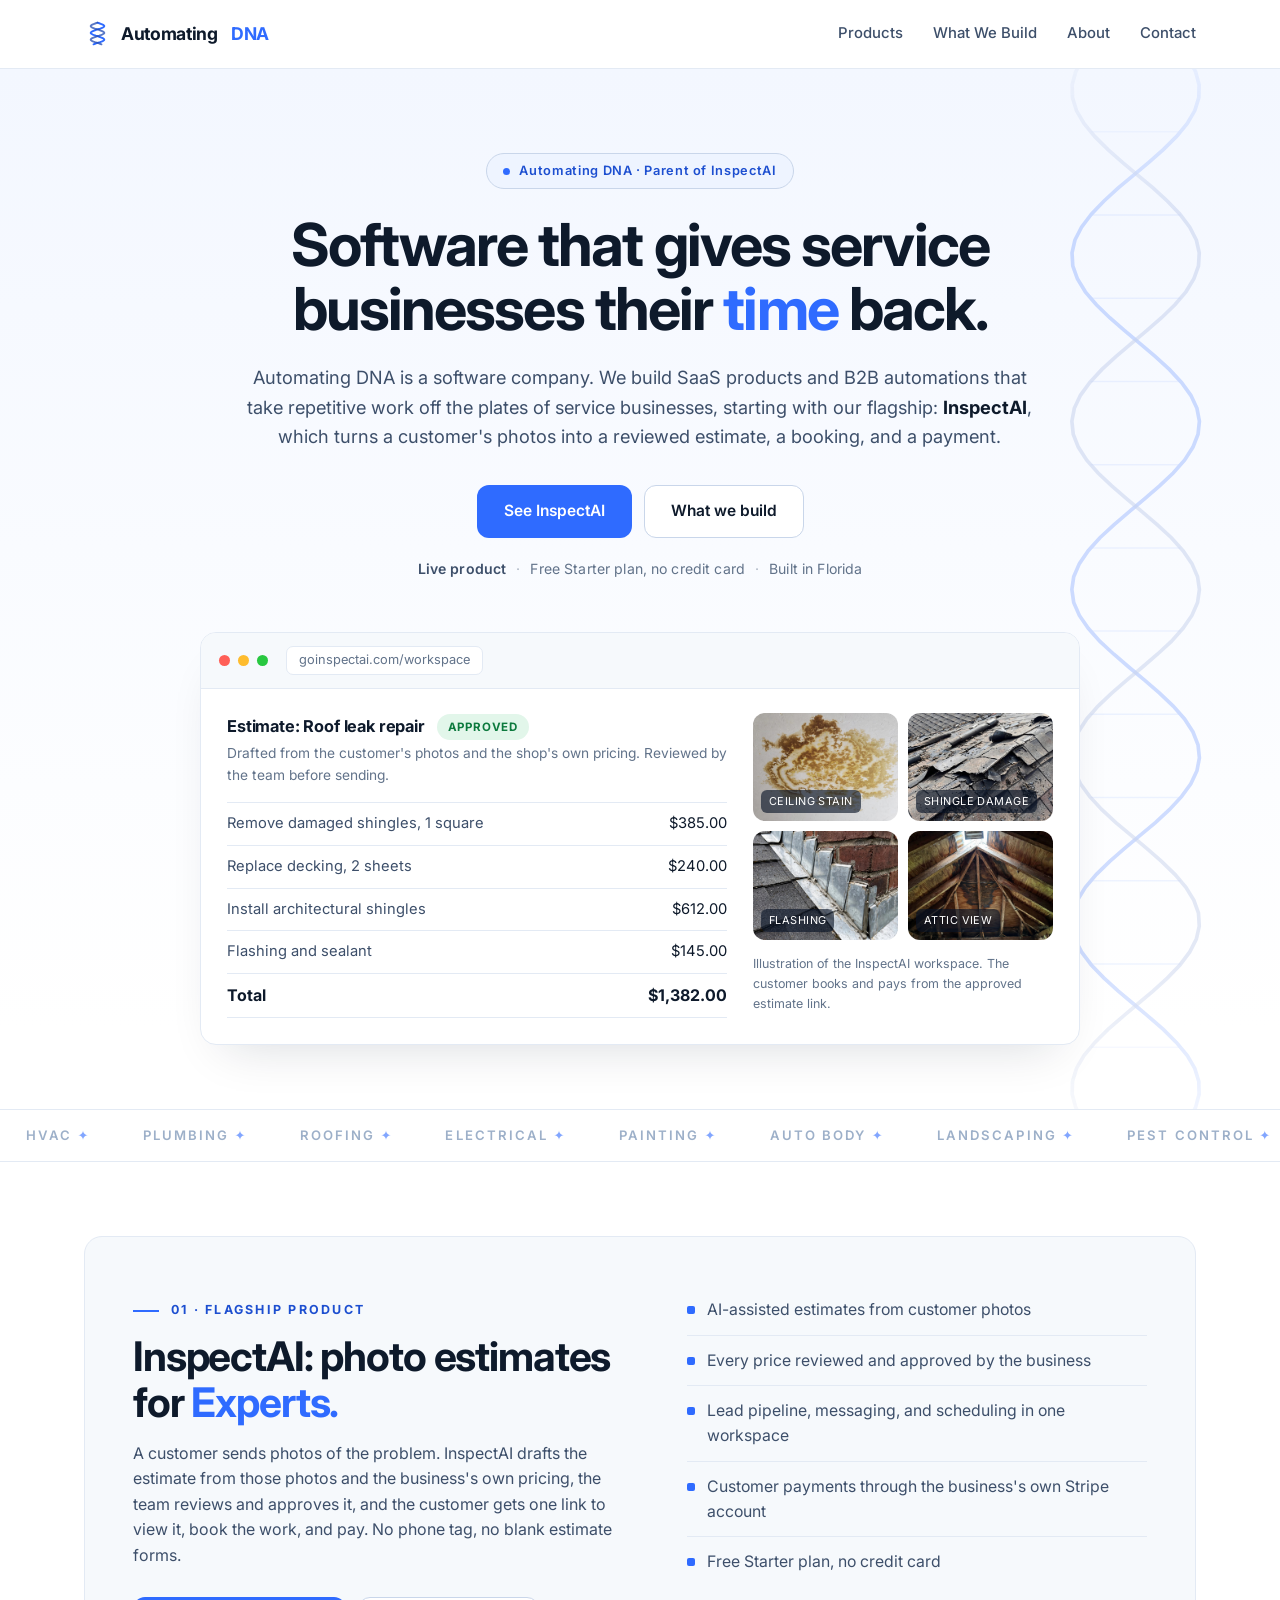
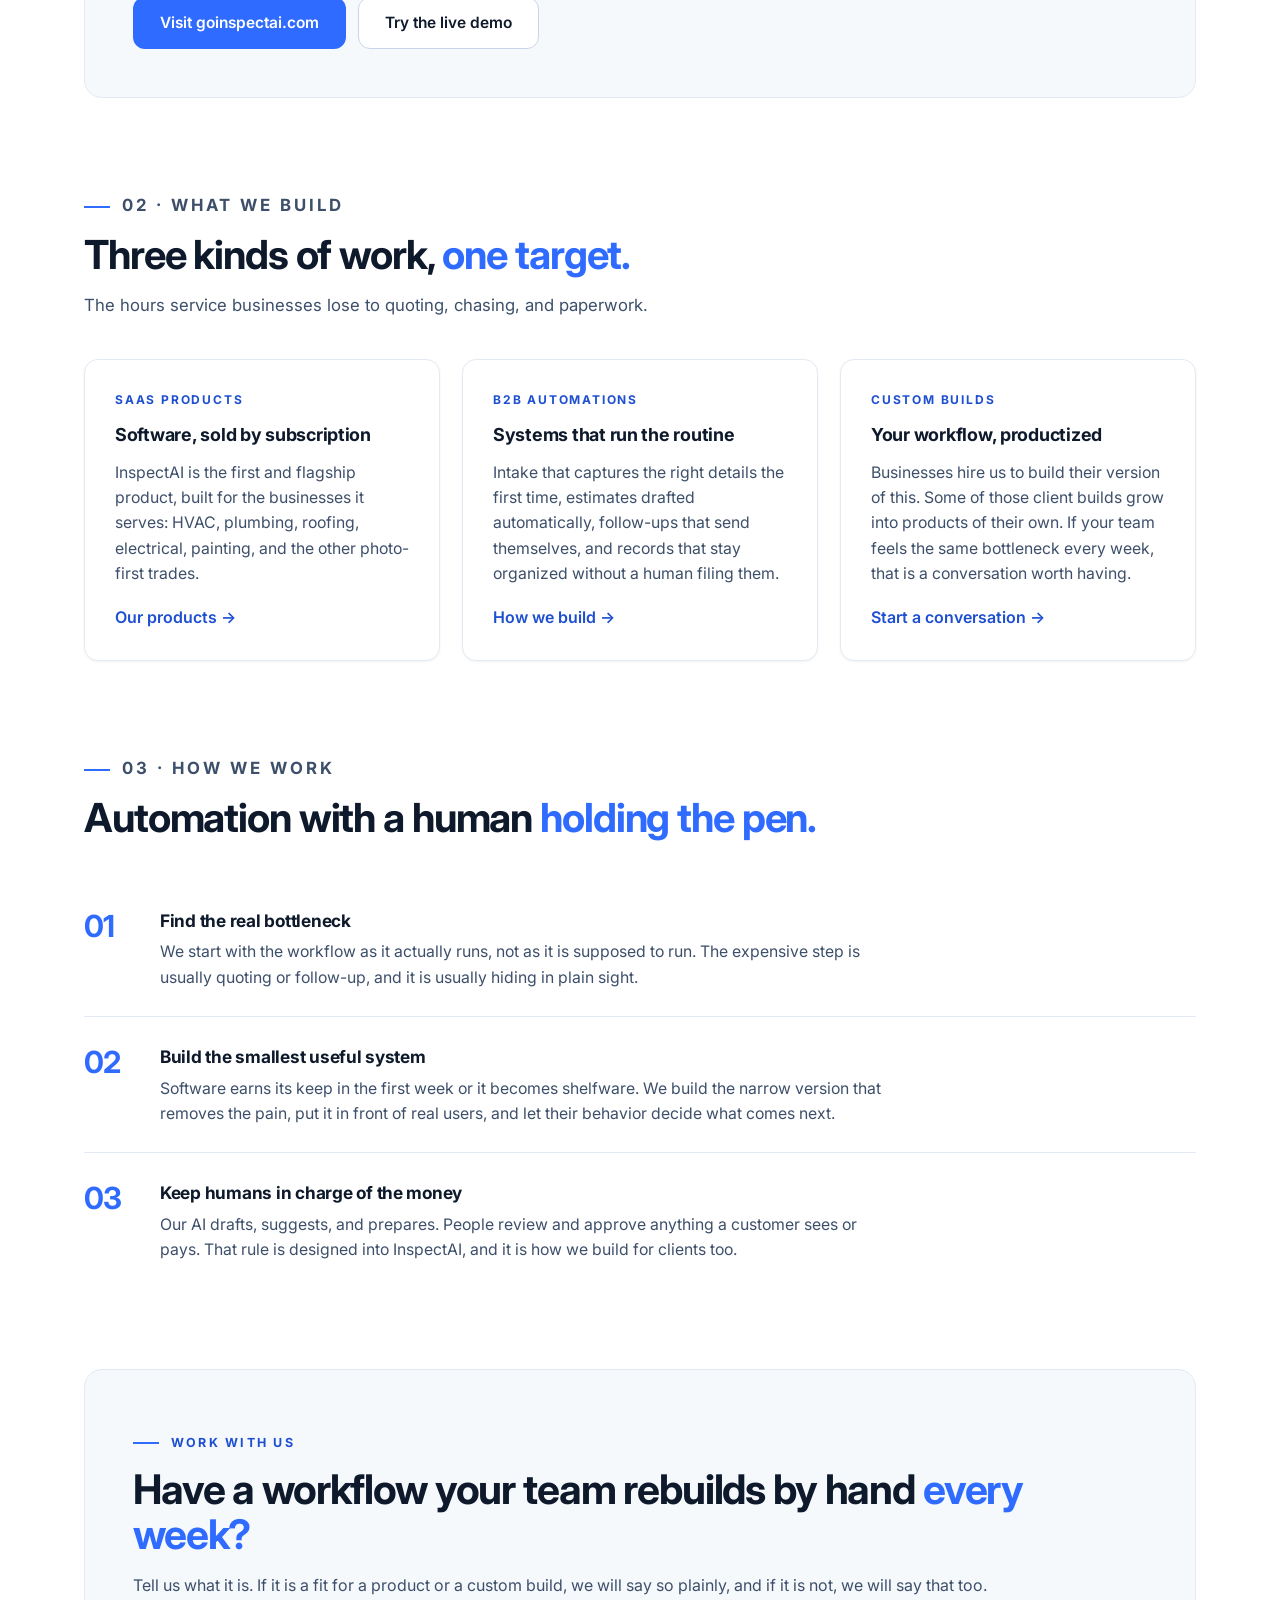
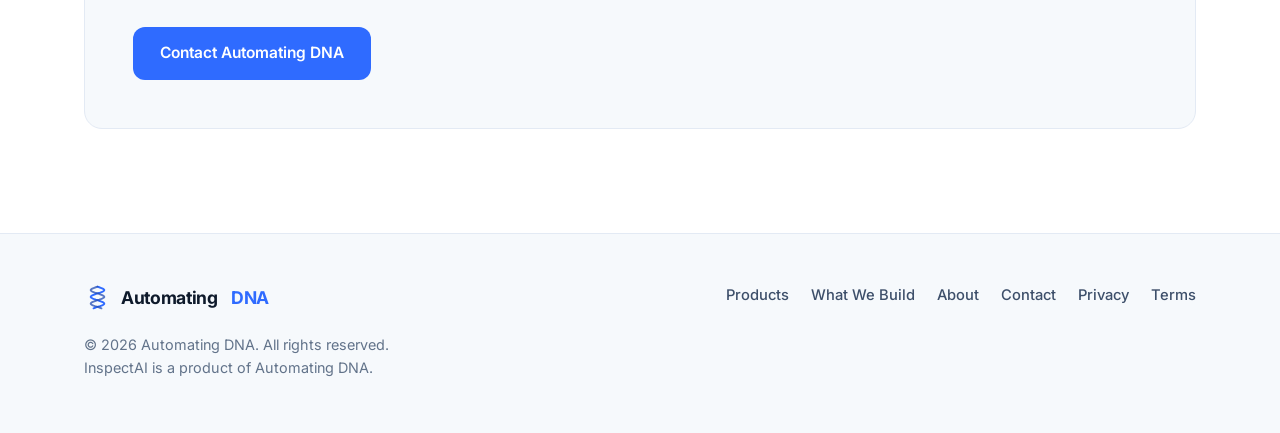
<file: index.html>
<!DOCTYPE html>
<html lang="en-US">
<head>
<script async src="https://www.googletagmanager.com/gtag/js?id=G-0E4K4V9JYG"></script>
<script>
  window.dataLayer = window.dataLayer || [];
  function gtag(){dataLayer.push(arguments);}
  gtag('js', new Date());
  gtag('config', 'G-0E4K4V9JYG');
</script>
<script>(function(w,d,s,l,i){w[l]=w[l]||[];w[l].push({'gtm.start':
new Date().getTime(),event:'gtm.js'});var f=d.getElementsByTagName(s)[0],
j=d.createElement(s),dl=l!='dataLayer'?'&l='+l:'';j.async=true;j.src=
'https://www.googletagmanager.com/gtm.js?id='+i;f.parentNode.insertBefore(j,f);
})(window,document,'script','dataLayer','GTM-5DZR4XKW');</script>
<script>document.documentElement.className += ' js';</script>
<meta charset="UTF-8">
<meta name="viewport" content="width=device-width, initial-scale=1.0">
<title>Automating DNA | Software and automation for service businesses</title>
<meta name="description" content="Automating DNA is a Florida software company that builds SaaS products and B2B automations for service businesses. Our flagship product is InspectAI, AI photo estimate software for Experts.">
<link rel="canonical" href="https://automatingdna.com/">
<meta property="og:type" content="website">
<meta property="og:site_name" content="Automating DNA">
<meta property="og:title" content="Automating DNA | Software and automation for service businesses">
<meta property="og:description" content="We build SaaS products and B2B automations for service businesses. Our flagship product is InspectAI.">
<meta property="og:url" content="https://automatingdna.com/">
<meta property="og:image" content="https://automatingdna.com/images/og-image-v2.png">
<meta property="og:image:width" content="1200">
<meta property="og:image:height" content="630">
<meta property="og:image:alt" content="Automating DNA, software company behind InspectAI">
<meta name="twitter:card" content="summary_large_image">
<meta name="twitter:image" content="https://automatingdna.com/images/og-image-v2.png">
<link rel="icon" type="image/svg+xml" href="/favicon-v2.svg">
<link rel="icon" type="image/png" sizes="32x32" href="/favicon-v2-32.png">
<link rel="apple-touch-icon" sizes="180x180" href="/apple-touch-icon-v2.png">
<link rel="preconnect" href="https://fonts.googleapis.com">
<link rel="preconnect" href="https://fonts.gstatic.com" crossorigin>
<link href="https://fonts.googleapis.com/css2?family=Inter:wght@400;500;600;700;800&display=swap" rel="stylesheet">
<link rel="stylesheet" href="/assets/site.css">
<script type="application/ld+json">
{
  "@context": "https://schema.org",
  "@type": "Organization",
  "name": "Automating DNA",
  "url": "https://automatingdna.com",
  "description": "Florida software company that builds SaaS products and B2B automations for service businesses. Parent company of InspectAI.",
  "email": "info@automatingdna.com",
  "sameAs": ["https://www.linkedin.com/company/automating-dna/"],
  "brand": { "@type": "Brand", "name": "InspectAI", "url": "https://goinspectai.com" }
}
</script>
</head>
<body>
<noscript><iframe src="https://www.googletagmanager.com/ns.html?id=GTM-5DZR4XKW" height="0" width="0" style="display:none;visibility:hidden"></iframe></noscript>

<header class="site-header" id="siteHeader">
  <div class="wrap">
    <a class="wordmark" href="/" aria-label="Automating DNA home">
      <svg width="27" height="27" viewBox="0 0 30 30" aria-hidden="true"><polyline points="15.0,3.0 16.9,3.6 18.6,4.2 20.1,4.8 21.3,5.4 22.1,6.0 22.5,6.6 22.4,7.2 21.8,7.8 20.8,8.4 19.4,9.0 17.8,9.6 15.9,10.2 14.1,10.8 12.2,11.4 10.6,12.0 9.2,12.6 8.2,13.2 7.6,13.8 7.5,14.4 7.9,15.0 8.7,15.6 9.9,16.2 11.4,16.8 13.1,17.4 15.0,18.0 16.9,18.6 18.6,19.2 20.1,19.8 21.3,20.4 22.1,21.0 22.5,21.6 22.4,22.2 21.8,22.8 20.8,23.4 19.4,24.0 17.8,24.6 15.9,25.2 14.1,25.8 12.2,26.4 10.6,27.0" fill="none" stroke="#2f6bff" stroke-width="2.1" stroke-linecap="round"/><polyline points="15.0,3.0 13.1,3.6 11.4,4.2 9.9,4.8 8.7,5.4 7.9,6.0 7.5,6.6 7.6,7.2 8.2,7.8 9.2,8.4 10.6,9.0 12.2,9.6 14.1,10.2 15.9,10.8 17.8,11.4 19.4,12.0 20.8,12.6 21.8,13.2 22.4,13.8 22.5,14.4 22.1,15.0 21.3,15.6 20.1,16.2 18.6,16.8 16.9,17.4 15.0,18.0 13.1,18.6 11.4,19.2 9.9,19.8 8.7,20.4 7.9,21.0 7.5,21.6 7.6,22.2 8.2,22.8 9.2,23.4 10.6,24.0 12.2,24.6 14.1,25.2 15.9,25.8 17.8,26.4 19.4,27.0" fill="none" stroke="#214bb2" stroke-width="2.1" stroke-linecap="round" opacity="0.75"/></svg>
      Automating&nbsp;<span class="dna">DNA</span>
    </a>
    <nav class="main-nav">
      <a href="/products.html">Products</a>
      <a href="/services.html">What We Build</a>
      <a href="/about.html">About</a>
      <a href="/contact.html">Contact</a>
    </nav>
  </div>
</header>

<main>
  <div class="stage">
    <svg class="helix" viewBox="0 0 130 760" preserveAspectRatio="xMidYMid slice" aria-hidden="true">
      <g stroke="rgba(47,107,255,0.35)" stroke-width="1">
        <line x1="35.6" y1="27.1" x2="94.4" y2="27.1"/><line x1="35.6" y1="81.4" x2="94.4" y2="81.4"/><line x1="35.6" y1="135.7" x2="94.4" y2="135.7"/><line x1="35.6" y1="190" x2="94.4" y2="190"/><line x1="35.6" y1="244.3" x2="94.4" y2="244.3"/><line x1="35.6" y1="298.6" x2="94.4" y2="298.6"/><line x1="35.6" y1="352.9" x2="94.4" y2="352.9"/><line x1="35.6" y1="407.1" x2="94.4" y2="407.1"/><line x1="35.6" y1="461.4" x2="94.4" y2="461.4"/><line x1="35.6" y1="515.7" x2="94.4" y2="515.7"/><line x1="35.6" y1="570" x2="94.4" y2="570"/><line x1="35.6" y1="624.3" x2="94.4" y2="624.3"/><line x1="35.6" y1="678.6" x2="94.4" y2="678.6"/><line x1="35.6" y1="732.9" x2="94.4" y2="732.9"/>
      </g>
      <polyline points="65.0,0.0 75.1,8.4 84.5,16.9 92.8,25.3 99.5,33.8 104.1,42.2 106.4,50.7 106.2,59.1 103.6,67.6 98.7,76.0 91.7,84.4 83.2,92.9 73.6,101.3 63.5,109.8 53.5,118.2 44.2,126.7 36.1,135.1 29.7,143.6 25.4,152.0 23.5,160.4 24.0,168.9 27.0,177.3 32.2,185.8 39.4,194.2 48.1,202.7 57.8,211.1 67.9,219.6 77.9,228.0 87.0,236.4 94.9,244.9 101.0,253.3 105.0,261.8 106.6,270.2 105.7,278.7 102.4,287.1 96.9,295.6 89.5,304.0 80.6,312.4 70.8,320.9 60.7,329.3 50.8,337.8 41.7,346.2 34.1,354.7 28.3,363.1 24.6,371.6 23.4,380.0 24.6,388.4 28.3,396.9 34.1,405.3 41.7,413.8 50.8,422.2 60.7,430.7 70.8,439.1 80.6,447.6 89.5,456.0 96.9,464.4 102.4,472.9 105.7,481.3 106.6,489.8 105.0,498.2 101.0,506.7 94.9,515.1 87.0,523.6 77.9,532.0 67.9,540.4 57.8,548.9 48.1,557.3 39.4,565.8 32.2,574.2 27.0,582.7 24.0,591.1 23.5,599.6 25.4,608.0 29.7,616.4 36.1,624.9 44.2,633.3 53.5,641.8 63.5,650.2 73.6,658.7 83.2,667.1 91.7,675.6 98.7,684.0 103.6,692.4 106.2,700.9 106.4,709.3 104.1,717.8 99.5,726.2 92.8,734.7 84.5,743.1 75.1,751.6 65.0,760.0" fill="none" stroke="#2f6bff" stroke-width="2.4" stroke-linecap="round"/>
      <polyline points="65.0,0.0 54.9,8.4 45.5,16.9 37.2,25.3 30.5,33.8 25.9,42.2 23.6,50.7 23.8,59.1 26.4,67.6 31.3,76.0 38.3,84.4 46.8,92.9 56.4,101.3 66.5,109.8 76.5,118.2 85.8,126.7 93.9,135.1 100.3,143.6 104.6,152.0 106.5,160.4 106.0,168.9 103.0,177.3 97.8,185.8 90.6,194.2 81.9,202.7 72.2,211.1 62.1,219.6 52.1,228.0 43.0,236.4 35.1,244.9 29.0,253.3 25.0,261.8 23.4,270.2 24.3,278.7 27.6,287.1 33.1,295.6 40.5,304.0 49.4,312.4 59.2,320.9 69.3,329.3 79.2,337.8 88.3,346.2 95.9,354.7 101.7,363.1 105.4,371.6 106.6,380.0 105.4,388.4 101.7,396.9 95.9,405.3 88.3,413.8 79.2,422.2 69.3,430.7 59.2,439.1 49.4,447.6 40.5,456.0 33.1,464.4 27.6,472.9 24.3,481.3 23.4,489.8 25.0,498.2 29.0,506.7 35.1,515.1 43.0,523.6 52.1,532.0 62.1,540.4 72.2,548.9 81.9,557.3 90.6,565.8 97.8,574.2 103.0,582.7 106.0,591.1 106.5,599.6 104.6,608.0 100.3,616.4 93.9,624.9 85.8,633.3 76.5,641.8 66.5,650.2 56.4,658.7 46.8,667.1 38.3,675.6 31.3,684.0 26.4,692.4 23.8,700.9 23.6,709.3 25.9,717.8 30.5,726.2 37.2,734.7 45.5,743.1 54.9,751.6 65.0,760.0" fill="none" stroke="#214bb2" stroke-width="2.4" stroke-linecap="round" opacity="0.55"/>
    </svg>
    <div class="wrap">
      <div class="hero">
        <span class="pill"><span class="dot"></span>Automating DNA · Parent of InspectAI</span>
        <h1 class="display">Software that gives service businesses their <span class="serif-i">time</span> back.</h1>
        <p class="lede">Automating DNA is a software company. We build SaaS products and B2B automations that take repetitive work off the plates of service businesses, starting with our flagship: <strong>InspectAI</strong>, which turns a customer's photos into a reviewed estimate, a booking, and a payment.</p>
        <div class="cta-row">
          <a class="btn btn-primary" href="https://goinspectai.com">See InspectAI</a>
          <a class="btn btn-ghost-light" href="/services.html">What we build</a>
        </div>
        <p class="micro-trust"><b>Live product</b><span class="sep">·</span>Free Starter plan, no credit card<span class="sep">·</span>Built in Florida</p>
      </div>
      <div class="product-window" data-reveal>
        <div class="win-bar"><span class="d r"></span><span class="d y"></span><span class="d g"></span><span class="url">goinspectai.com/workspace</span></div>
        <div class="win-body">
          <div>
            <h3>Estimate: Roof leak repair <span class="status-pill">Approved</span></h3>
            <p class="win-sub">Drafted from the customer's photos and the shop's own pricing. Reviewed by the team before sending.</p>
            <div class="line-items">
              <div><span>Remove damaged shingles, 1 square</span><span>$385.00</span></div>
              <div><span>Replace decking, 2 sheets</span><span>$240.00</span></div>
              <div><span>Install architectural shingles</span><span>$612.00</span></div>
              <div><span>Flashing and sealant</span><span>$145.00</span></div>
              <div class="total"><span>Total</span><span>$1,382.00</span></div>
            </div>
          </div>
          <div>
            <div class="photo-tiles">
              <figure><img src="/images/job-photo-ceiling-stain.jpg" alt="Sample customer photo: water stain on a ceiling" loading="lazy"><figcaption>CEILING STAIN</figcaption></figure>
              <figure><img src="/images/job-photo-shingle-damage.jpg" alt="Sample customer photo: damaged roof shingles" loading="lazy"><figcaption>SHINGLE DAMAGE</figcaption></figure>
              <figure><img src="/images/job-photo-flashing.jpg" alt="Sample customer photo: chimney flashing" loading="lazy"><figcaption>FLASHING</figcaption></figure>
              <figure><img src="/images/job-photo-attic-view.jpg" alt="Sample customer photo: water-stained roof decking in an attic" loading="lazy"><figcaption>ATTIC VIEW</figcaption></figure>
            </div>
            <p class="win-note">Illustration of the InspectAI workspace. The customer books and pays from the approved estimate link.</p>
          </div>
        </div>
      </div>
    </div>
    <div class="hero-spacer"></div>
  </div>

  <div class="marquee" aria-hidden="true">
    <div class="marquee-track">
      <span>HVAC <i>✦</i></span><span>Plumbing <i>✦</i></span><span>Roofing <i>✦</i></span><span>Electrical <i>✦</i></span><span>Painting <i>✦</i></span><span>Auto Body <i>✦</i></span><span>Landscaping <i>✦</i></span><span>Pest Control <i>✦</i></span><span>Garage Door <i>✦</i></span>
      <span>HVAC <i>✦</i></span><span>Plumbing <i>✦</i></span><span>Roofing <i>✦</i></span><span>Electrical <i>✦</i></span><span>Painting <i>✦</i></span><span>Auto Body <i>✦</i></span><span>Landscaping <i>✦</i></span><span>Pest Control <i>✦</i></span><span>Garage Door <i>✦</i></span>
    </div>
  </div>

  <section>
    <div class="wrap">
      <div class="flagship" data-reveal>
        <div>
          <p class="chapter">01 · Flagship product</p>
          <h2>InspectAI: photo estimates for <span class="serif-i">Experts.</span></h2>
          <p>A customer sends photos of the problem. InspectAI drafts the estimate from those photos and the business's own pricing, the team reviews and approves it, and the customer gets one link to view it, book the work, and pay. No phone tag, no blank estimate forms.</p>
          <div class="cta-row">
            <a class="btn btn-primary" href="https://goinspectai.com">Visit goinspectai.com</a>
            <a class="btn btn-ghost-light" href="https://goinspectai.com/demo">Try the live demo</a>
          </div>
        </div>
        <ul>
          <li>AI-assisted estimates from customer photos</li>
          <li>Every price reviewed and approved by the business</li>
          <li>Lead pipeline, messaging, and scheduling in one workspace</li>
          <li>Customer payments through the business's own Stripe account</li>
          <li>Free Starter plan, no credit card</li>
        </ul>
      </div>
    </div>
  </section>

  <section style="padding-top: 6px;">
    <div class="wrap">
      <div class="section-head" data-reveal>
        <p class="chapter">02 · What we build</p>
        <h2 class="section-title">Three kinds of work, <span class="serif-i">one target.</span></h2>
        <p>The hours service businesses lose to quoting, chasing, and paperwork.</p>
      </div>
      <div class="grid grid-3">
        <div class="card" data-reveal>
          <p class="kicker">SaaS products</p>
          <h3>Software, sold by subscription</h3>
          <p>InspectAI is the first and flagship product, built for the businesses it serves: HVAC, plumbing, roofing, electrical, painting, and the other photo-first trades.</p>
          <a class="card-link" href="/products.html">Our products</a>
        </div>
        <div class="card" data-reveal="2">
          <p class="kicker">B2B automations</p>
          <h3>Systems that run the routine</h3>
          <p>Intake that captures the right details the first time, estimates drafted automatically, follow-ups that send themselves, and records that stay organized without a human filing them.</p>
          <a class="card-link" href="/services.html">How we build</a>
        </div>
        <div class="card" data-reveal="3">
          <p class="kicker">Custom builds</p>
          <h3>Your workflow, productized</h3>
          <p>Businesses hire us to build their version of this. Some of those client builds grow into products of their own. If your team feels the same bottleneck every week, that is a conversation worth having.</p>
          <a class="card-link" href="/contact.html">Start a conversation</a>
        </div>
      </div>
    </div>
  </section>

  <section style="padding-top: 6px;">
    <div class="wrap">
      <div class="section-head" data-reveal>
        <p class="chapter">03 · How we work</p>
        <h2 class="section-title">Automation with a human <span class="serif-i">holding the pen.</span></h2>
      </div>
      <div class="steps">
        <div class="step" data-reveal><div class="num"></div><div>
          <h3>Find the real bottleneck</h3>
          <p>We start with the workflow as it actually runs, not as it is supposed to run. The expensive step is usually quoting or follow-up, and it is usually hiding in plain sight.</p>
        </div></div>
        <div class="step" data-reveal><div class="num"></div><div>
          <h3>Build the smallest useful system</h3>
          <p>Software earns its keep in the first week or it becomes shelfware. We build the narrow version that removes the pain, put it in front of real users, and let their behavior decide what comes next.</p>
        </div></div>
        <div class="step" data-reveal><div class="num"></div><div>
          <h3>Keep humans in charge of the money</h3>
          <p>Our AI drafts, suggests, and prepares. People review and approve anything a customer sees or pays. That rule is designed into InspectAI, and it is how we build for clients too.</p>
        </div></div>
      </div>
    </div>
  </section>

  <section style="padding-top: 6px;">
    <div class="wrap">
      <div class="flagship" style="grid-template-columns: 1fr;" data-reveal>
        <div>
          <p class="chapter">Work with us</p>
          <h2>Have a workflow your team rebuilds by hand <span class="serif-i">every week?</span></h2>
          <p>Tell us what it is. If it is a fit for a product or a custom build, we will say so plainly, and if it is not, we will say that too.</p>
          <div class="cta-row">
            <a class="btn btn-primary" href="/contact.html">Contact Automating DNA</a>
          </div>
        </div>
      </div>
    </div>
  </section>
</main>

<footer class="site-footer">
  <div class="wrap">
    <div>
      <a class="wordmark" href="/">
        <svg width="27" height="27" viewBox="0 0 30 30" aria-hidden="true"><polyline points="15.0,3.0 16.9,3.6 18.6,4.2 20.1,4.8 21.3,5.4 22.1,6.0 22.5,6.6 22.4,7.2 21.8,7.8 20.8,8.4 19.4,9.0 17.8,9.6 15.9,10.2 14.1,10.8 12.2,11.4 10.6,12.0 9.2,12.6 8.2,13.2 7.6,13.8 7.5,14.4 7.9,15.0 8.7,15.6 9.9,16.2 11.4,16.8 13.1,17.4 15.0,18.0 16.9,18.6 18.6,19.2 20.1,19.8 21.3,20.4 22.1,21.0 22.5,21.6 22.4,22.2 21.8,22.8 20.8,23.4 19.4,24.0 17.8,24.6 15.9,25.2 14.1,25.8 12.2,26.4 10.6,27.0" fill="none" stroke="#2f6bff" stroke-width="2.1" stroke-linecap="round"/><polyline points="15.0,3.0 13.1,3.6 11.4,4.2 9.9,4.8 8.7,5.4 7.9,6.0 7.5,6.6 7.6,7.2 8.2,7.8 9.2,8.4 10.6,9.0 12.2,9.6 14.1,10.2 15.9,10.8 17.8,11.4 19.4,12.0 20.8,12.6 21.8,13.2 22.4,13.8 22.5,14.4 22.1,15.0 21.3,15.6 20.1,16.2 18.6,16.8 16.9,17.4 15.0,18.0 13.1,18.6 11.4,19.2 9.9,19.8 8.7,20.4 7.9,21.0 7.5,21.6 7.6,22.2 8.2,22.8 9.2,23.4 10.6,24.0 12.2,24.6 14.1,25.2 15.9,25.8 17.8,26.4 19.4,27.0" fill="none" stroke="#214bb2" stroke-width="2.1" stroke-linecap="round" opacity="0.75"/></svg>
        Automating&nbsp;<span class="dna">DNA</span>
      </a>
      <p class="fine" style="margin-top: 14px;">&copy; <span class="footerYear">2026</span> Automating DNA. All rights reserved.<br>InspectAI is a product of Automating DNA.</p>
    </div>
    <nav class="footer-nav">
      <a href="/products.html">Products</a>
      <a href="/services.html">What We Build</a>
      <a href="/about.html">About</a>
      <a href="/contact.html">Contact</a>
      <a href="/privacy-policy.html">Privacy</a>
      <a href="/terms-of-service.html">Terms</a>
    </nav>
  </div>
</footer>

<script>
  (function () {
    var header = document.getElementById('siteHeader');
    addEventListener('scroll', function () {
      header.classList.toggle('scrolled', scrollY > 8);
    }, { passive: true });
  })();
</script>
<script>document.querySelectorAll('.footerYear').forEach(function (el) { el.textContent = new Date().getFullYear(); });</script>
</body>
</html>
</file>
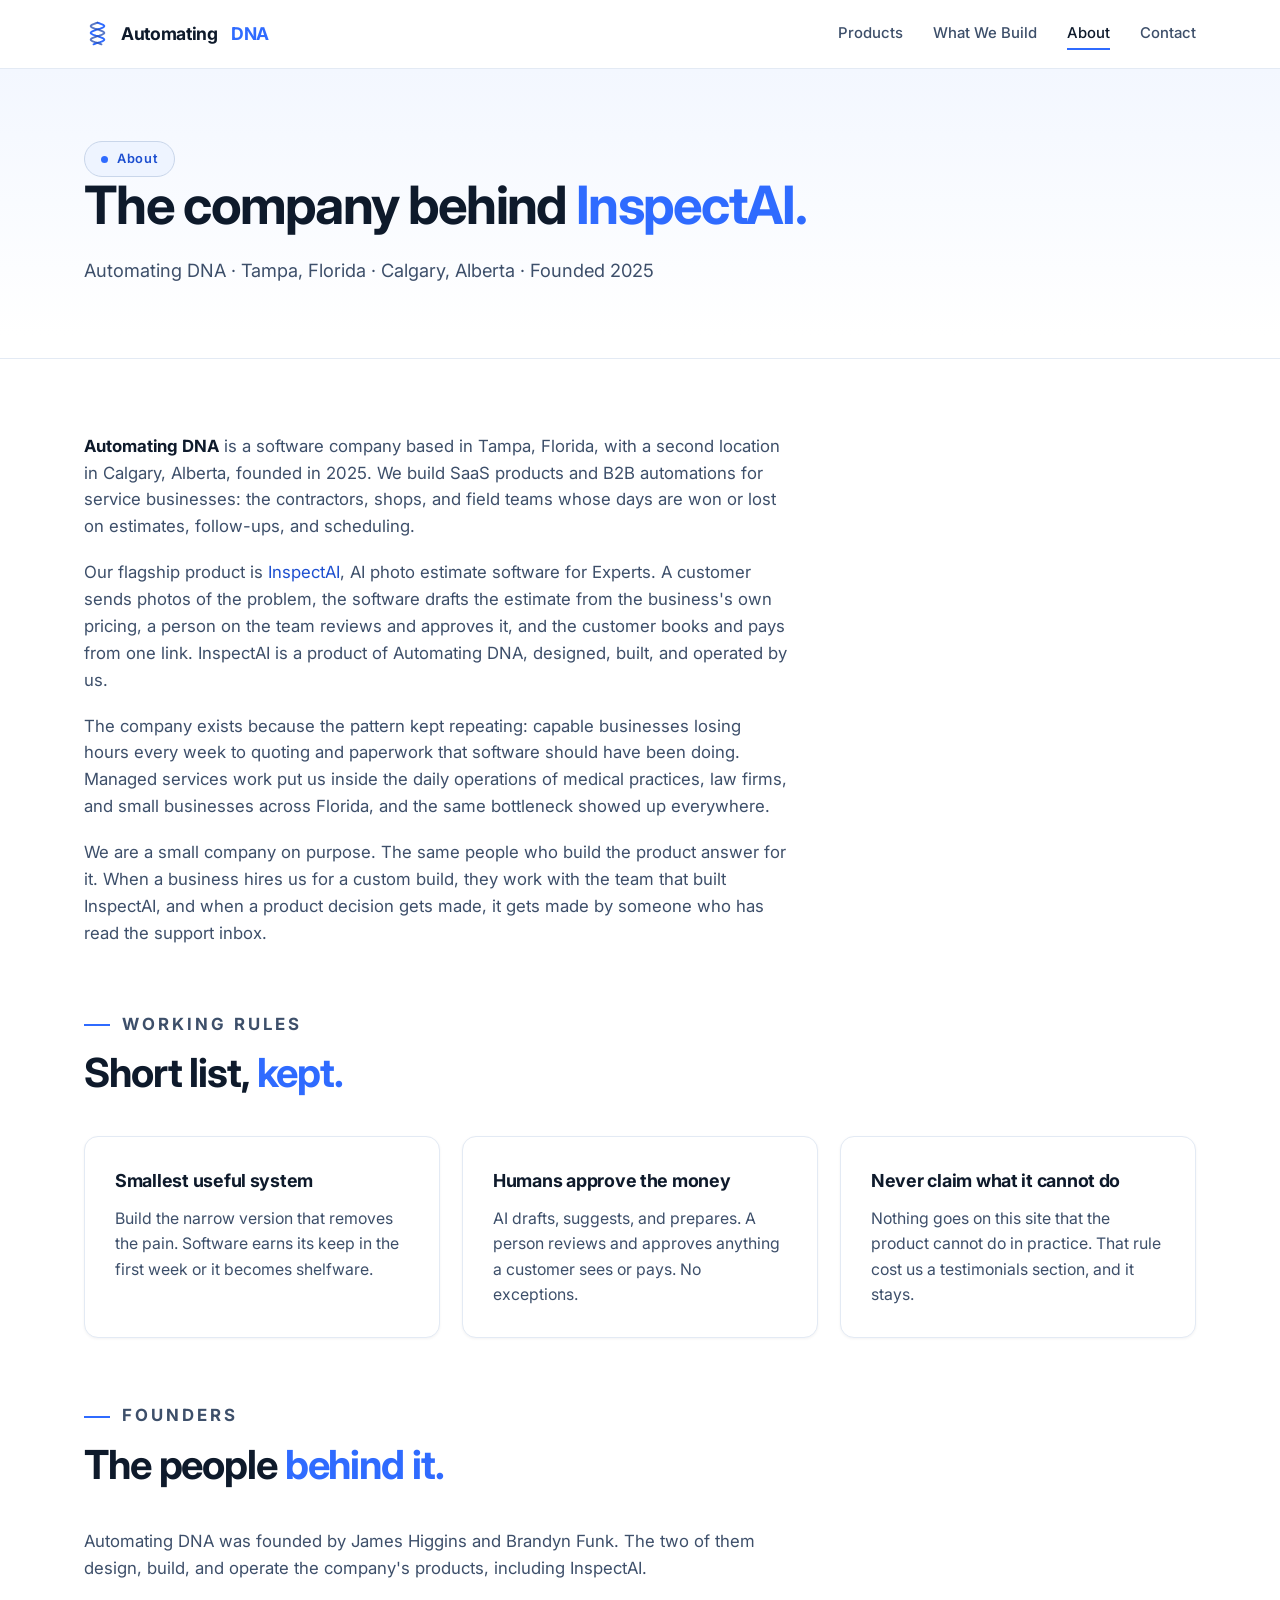
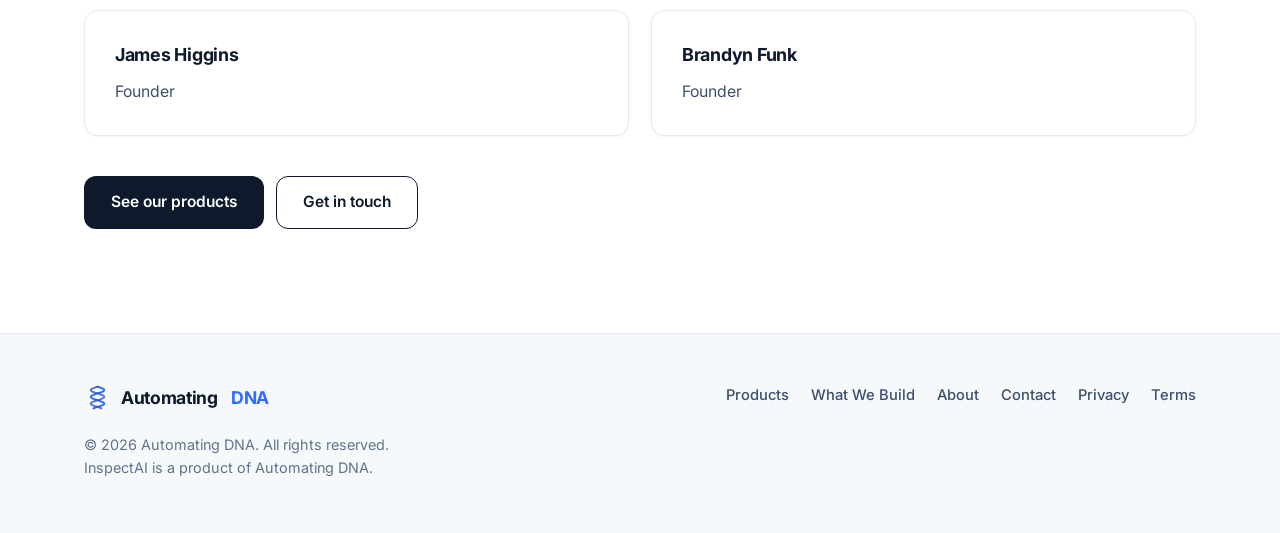
<file: about.html>
<!DOCTYPE html>
<html lang="en-US">
<head>
<script async src="https://www.googletagmanager.com/gtag/js?id=G-0E4K4V9JYG"></script>
<script>
  window.dataLayer = window.dataLayer || [];
  function gtag(){dataLayer.push(arguments);}
  gtag('js', new Date());
  gtag('config', 'G-0E4K4V9JYG');
</script>
<script>(function(w,d,s,l,i){w[l]=w[l]||[];w[l].push({'gtm.start':
new Date().getTime(),event:'gtm.js'});var f=d.getElementsByTagName(s)[0],
j=d.createElement(s),dl=l!='dataLayer'?'&l='+l:'';j.async=true;j.src=
'https://www.googletagmanager.com/gtm.js?id='+i;f.parentNode.insertBefore(j,f);
})(window,document,'script','dataLayer','GTM-5DZR4XKW');</script>
<script>document.documentElement.className += ' js';</script>
<meta charset="UTF-8">
<meta name="viewport" content="width=device-width, initial-scale=1.0">
<title>About | Automating DNA</title>
<meta name="description" content="Automating DNA is a Florida software company. It is the parent company of InspectAI, AI photo estimate software for Experts.">
<link rel="canonical" href="https://automatingdna.com/about.html">
<meta property="og:type" content="website">
<meta property="og:site_name" content="Automating DNA">
<meta property="og:title" content="About | Automating DNA">
<meta property="og:description" content="The company behind InspectAI: a Florida software company building SaaS and B2B automations for service businesses.">
<meta property="og:url" content="https://automatingdna.com/about.html">
<meta property="og:image" content="https://automatingdna.com/images/og-image-v2.png">
<meta property="og:image:width" content="1200">
<meta property="og:image:height" content="630">
<meta property="og:image:alt" content="Automating DNA, software company behind InspectAI">
<meta name="twitter:card" content="summary_large_image">
<meta name="twitter:image" content="https://automatingdna.com/images/og-image-v2.png">
<link rel="icon" type="image/svg+xml" href="/favicon-v2.svg">
<link rel="icon" type="image/png" sizes="32x32" href="/favicon-v2-32.png">
<link rel="apple-touch-icon" sizes="180x180" href="/apple-touch-icon-v2.png">
<link rel="preconnect" href="https://fonts.googleapis.com">
<link rel="preconnect" href="https://fonts.gstatic.com" crossorigin>
<link href="https://fonts.googleapis.com/css2?family=Inter:wght@400;500;600;700;800&display=swap" rel="stylesheet">
<script type="application/ld+json">
{
  "@context": "https://schema.org",
  "@type": "Organization",
  "name": "Automating DNA",
  "url": "https://automatingdna.com",
  "description": "Florida software company that builds SaaS products and B2B automations for service businesses. Parent company of InspectAI.",
  "email": "info@automatingdna.com",
  "sameAs": ["https://www.linkedin.com/company/automating-dna/"],
  "brand": { "@type": "Brand", "name": "InspectAI", "url": "https://goinspectai.com" }
}
</script>
<link rel="stylesheet" href="/assets/site.css">
</head>
<body>
<noscript><iframe src="https://www.googletagmanager.com/ns.html?id=GTM-5DZR4XKW" height="0" width="0" style="display:none;visibility:hidden"></iframe></noscript>

<header class="site-header" id="siteHeader">
  <div class="wrap">
    <a class="wordmark" href="/" aria-label="Automating DNA home">
      <svg width="27" height="27" viewBox="0 0 30 30" aria-hidden="true"><polyline points="15.0,3.0 16.9,3.6 18.6,4.2 20.1,4.8 21.3,5.4 22.1,6.0 22.5,6.6 22.4,7.2 21.8,7.8 20.8,8.4 19.4,9.0 17.8,9.6 15.9,10.2 14.1,10.8 12.2,11.4 10.6,12.0 9.2,12.6 8.2,13.2 7.6,13.8 7.5,14.4 7.9,15.0 8.7,15.6 9.9,16.2 11.4,16.8 13.1,17.4 15.0,18.0 16.9,18.6 18.6,19.2 20.1,19.8 21.3,20.4 22.1,21.0 22.5,21.6 22.4,22.2 21.8,22.8 20.8,23.4 19.4,24.0 17.8,24.6 15.9,25.2 14.1,25.8 12.2,26.4 10.6,27.0" fill="none" stroke="#2f6bff" stroke-width="2.1" stroke-linecap="round"/><polyline points="15.0,3.0 13.1,3.6 11.4,4.2 9.9,4.8 8.7,5.4 7.9,6.0 7.5,6.6 7.6,7.2 8.2,7.8 9.2,8.4 10.6,9.0 12.2,9.6 14.1,10.2 15.9,10.8 17.8,11.4 19.4,12.0 20.8,12.6 21.8,13.2 22.4,13.8 22.5,14.4 22.1,15.0 21.3,15.6 20.1,16.2 18.6,16.8 16.9,17.4 15.0,18.0 13.1,18.6 11.4,19.2 9.9,19.8 8.7,20.4 7.9,21.0 7.5,21.6 7.6,22.2 8.2,22.8 9.2,23.4 10.6,24.0 12.2,24.6 14.1,25.2 15.9,25.8 17.8,26.4 19.4,27.0" fill="none" stroke="#214bb2" stroke-width="2.1" stroke-linecap="round" opacity="0.75"/></svg>
      Automating&nbsp;<span class="dna">DNA</span>
    </a>
    <nav class="main-nav">
      <a href="/products.html">Products</a>
      <a href="/services.html">What We Build</a>
      <a href="/about.html" aria-current="page">About</a>
      <a href="/contact.html">Contact</a>
    </nav>
  </div>
</header>

<main>
  <div class="stage">
    <div class="wrap">
      <div class="page-hero">
        <span class="pill"><span class="dot"></span>About</span>
        <h1>The company behind <span class="serif-i">InspectAI.</span></h1>
        <p class="lede">Automating DNA · Tampa, Florida · Calgary, Alberta · Founded 2025</p>
      </div>
    </div>
  </div>

  <section>
    <div class="wrap">
      <div class="prose" data-reveal>
        <p><strong>Automating DNA</strong> is a software company based in Tampa, Florida, with a second location in Calgary, Alberta, founded in 2025. We build SaaS products and B2B automations for service businesses: the contractors, shops, and field teams whose days are won or lost on estimates, follow-ups, and scheduling.</p>
        <p>Our flagship product is <a href="https://goinspectai.com">InspectAI</a>, AI photo estimate software for Experts. A customer sends photos of the problem, the software drafts the estimate from the business's own pricing, a person on the team reviews and approves it, and the customer books and pays from one link. InspectAI is a product of Automating DNA, designed, built, and operated by us.</p>
        <p>The company exists because the pattern kept repeating: capable businesses losing hours every week to quoting and paperwork that software should have been doing. Managed services work put us inside the daily operations of medical practices, law firms, and small businesses across Florida, and the same bottleneck showed up everywhere.</p>
        <p>We are a small company on purpose. The same people who build the product answer for it. When a business hires us for a custom build, they work with the team that built InspectAI, and when a product decision gets made, it gets made by someone who has read the support inbox.</p>
      </div>

      <div class="section-head" style="margin-top: 64px;" data-reveal>
        <p class="chapter">Working rules</p>
        <h2 class="section-title">Short list, <span class="serif-i">kept.</span></h2>
      </div>
      <div class="grid grid-3">
        <div class="card" data-reveal>
          <h3>Smallest useful system</h3>
          <p>Build the narrow version that removes the pain. Software earns its keep in the first week or it becomes shelfware.</p>
        </div>
        <div class="card" data-reveal="2">
          <h3>Humans approve the money</h3>
          <p>AI drafts, suggests, and prepares. A person reviews and approves anything a customer sees or pays. No exceptions.</p>
        </div>
        <div class="card" data-reveal="3">
          <h3>Never claim what it cannot do</h3>
          <p>Nothing goes on this site that the product cannot do in practice. That rule cost us a testimonials section, and it stays.</p>
        </div>
      </div>
      <div class="section-head" style="margin-top: 64px;">
        <p class="chapter">Founders</p>
        <h2 class="section-title">The people <span class="serif-i">behind it.</span></h2>
      </div>
      <div class="prose" style="margin-bottom: 28px;">
        <p>Automating DNA was founded by James Higgins and Brandyn Funk. The two of them design, build, and operate the company's products, including InspectAI.</p>
      </div>
      <div class="grid grid-2">
        <div class="card">
          <h3>James Higgins</h3>
          <p>Founder</p>
        </div>
        <div class="card">
          <h3>Brandyn Funk</h3>
          <p>Founder</p>
        </div>
      </div>
      <div class="cta-row" style="justify-content: flex-start; margin-top: 40px;">
        <a class="btn btn-dark" href="/products.html">See our products</a>
        <a class="btn btn-ghost" href="/contact.html">Get in touch</a>
      </div>
    </div>
  </section>
</main>

<footer class="site-footer">
  <div class="wrap">
    <div>
      <a class="wordmark" href="/">
        <svg width="27" height="27" viewBox="0 0 30 30" aria-hidden="true"><polyline points="15.0,3.0 16.9,3.6 18.6,4.2 20.1,4.8 21.3,5.4 22.1,6.0 22.5,6.6 22.4,7.2 21.8,7.8 20.8,8.4 19.4,9.0 17.8,9.6 15.9,10.2 14.1,10.8 12.2,11.4 10.6,12.0 9.2,12.6 8.2,13.2 7.6,13.8 7.5,14.4 7.9,15.0 8.7,15.6 9.9,16.2 11.4,16.8 13.1,17.4 15.0,18.0 16.9,18.6 18.6,19.2 20.1,19.8 21.3,20.4 22.1,21.0 22.5,21.6 22.4,22.2 21.8,22.8 20.8,23.4 19.4,24.0 17.8,24.6 15.9,25.2 14.1,25.8 12.2,26.4 10.6,27.0" fill="none" stroke="#2f6bff" stroke-width="2.1" stroke-linecap="round"/><polyline points="15.0,3.0 13.1,3.6 11.4,4.2 9.9,4.8 8.7,5.4 7.9,6.0 7.5,6.6 7.6,7.2 8.2,7.8 9.2,8.4 10.6,9.0 12.2,9.6 14.1,10.2 15.9,10.8 17.8,11.4 19.4,12.0 20.8,12.6 21.8,13.2 22.4,13.8 22.5,14.4 22.1,15.0 21.3,15.6 20.1,16.2 18.6,16.8 16.9,17.4 15.0,18.0 13.1,18.6 11.4,19.2 9.9,19.8 8.7,20.4 7.9,21.0 7.5,21.6 7.6,22.2 8.2,22.8 9.2,23.4 10.6,24.0 12.2,24.6 14.1,25.2 15.9,25.8 17.8,26.4 19.4,27.0" fill="none" stroke="#214bb2" stroke-width="2.1" stroke-linecap="round" opacity="0.75"/></svg>
        Automating&nbsp;<span class="dna">DNA</span>
      </a>
      <p class="fine" style="margin-top: 14px;">&copy; <span class="footerYear">2026</span> Automating DNA. All rights reserved.<br>InspectAI is a product of Automating DNA.</p>
    </div>
    <nav class="footer-nav">
      <a href="/products.html">Products</a>
      <a href="/services.html">What We Build</a>
      <a href="/about.html">About</a>
      <a href="/contact.html">Contact</a>
      <a href="/privacy-policy.html">Privacy</a>
      <a href="/terms-of-service.html">Terms</a>
    </nav>
  </div>
</footer>

<script>
  (function () {
    var header = document.getElementById('siteHeader');
    addEventListener('scroll', function () {
      header.classList.toggle('scrolled', scrollY > 8);
    }, { passive: true });
  })();
</script>
<script>document.querySelectorAll('.footerYear').forEach(function (el) { el.textContent = new Date().getFullYear(); });</script>
</body>
</html>
</file>
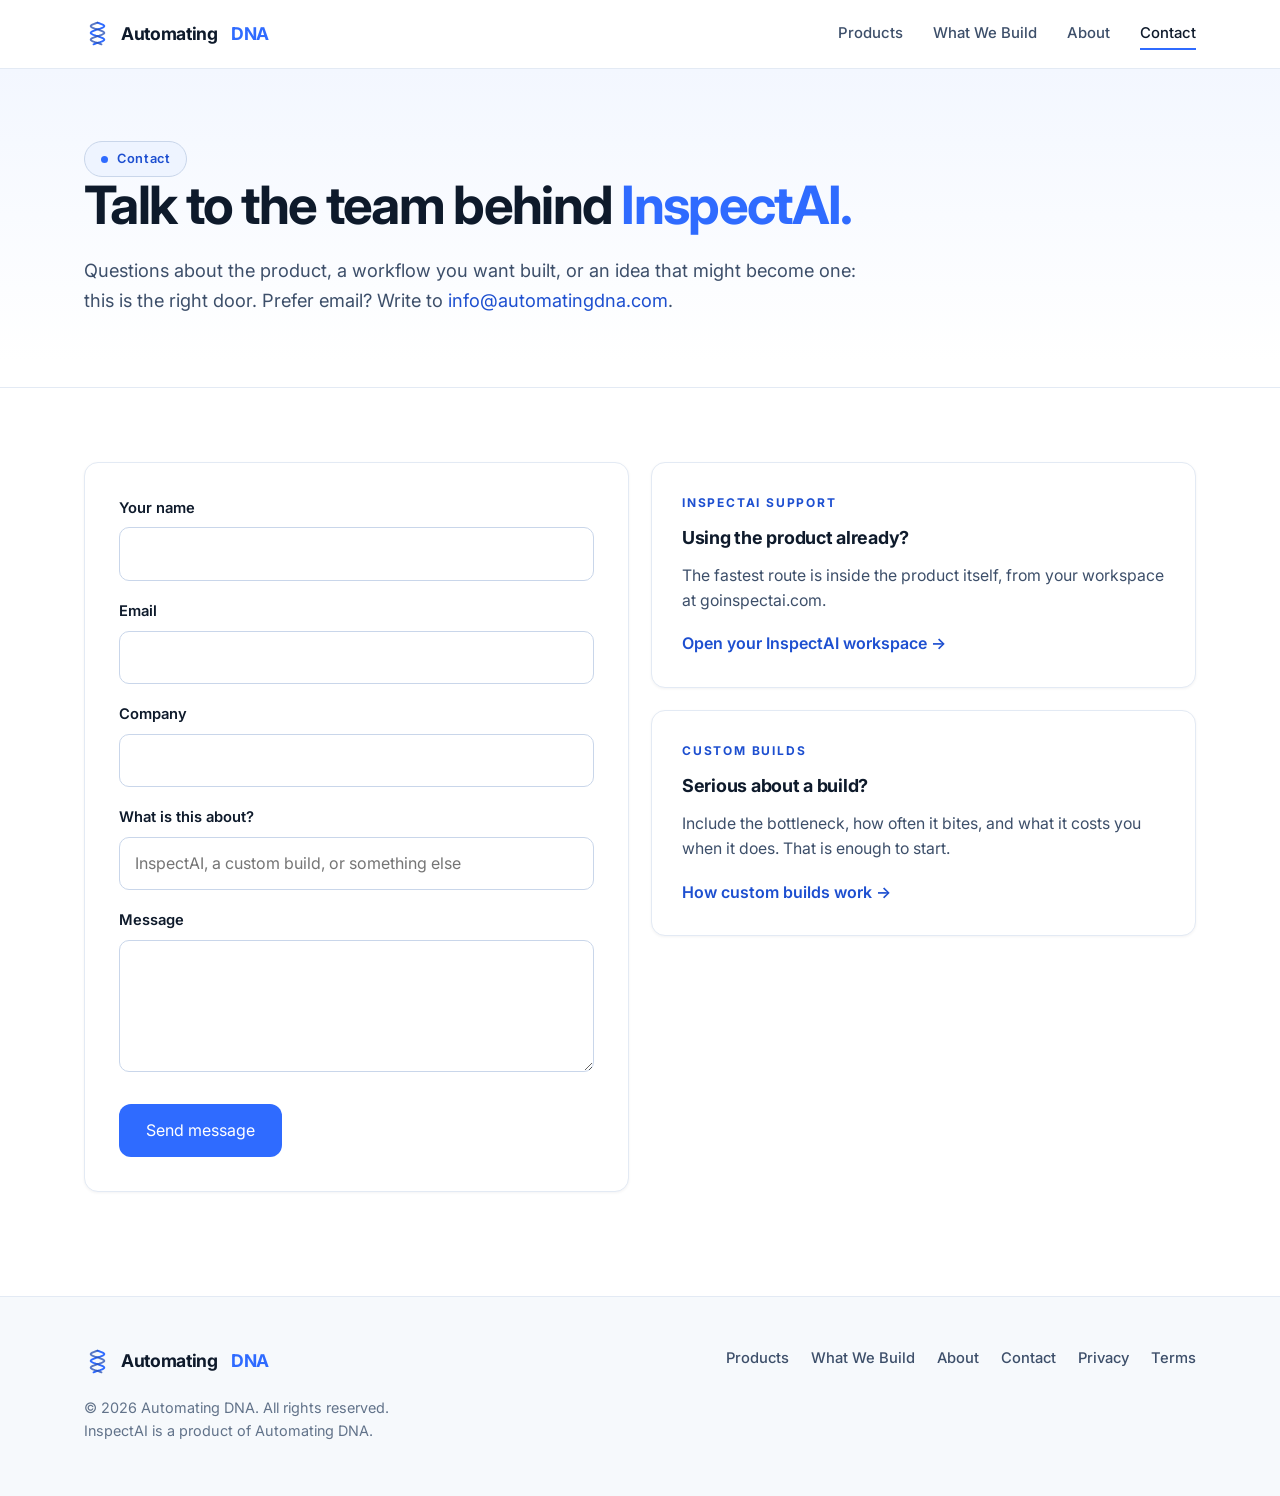
<file: contact.html>
<!DOCTYPE html>
<html lang="en-US">
<head>
<script async src="https://www.googletagmanager.com/gtag/js?id=G-0E4K4V9JYG"></script>
<script>
  window.dataLayer = window.dataLayer || [];
  function gtag(){dataLayer.push(arguments);}
  gtag('js', new Date());
  gtag('config', 'G-0E4K4V9JYG');
</script>
<script>(function(w,d,s,l,i){w[l]=w[l]||[];w[l].push({'gtm.start':
new Date().getTime(),event:'gtm.js'});var f=d.getElementsByTagName(s)[0],
j=d.createElement(s),dl=l!='dataLayer'?'&l='+l:'';j.async=true;j.src=
'https://www.googletagmanager.com/gtm.js?id='+i;f.parentNode.insertBefore(j,f);
})(window,document,'script','dataLayer','GTM-5DZR4XKW');</script>
<script>document.documentElement.className += ' js';</script>
<meta charset="UTF-8">
<meta name="viewport" content="width=device-width, initial-scale=1.0">
<title>Contact | Automating DNA</title>
<meta name="description" content="Contact Automating DNA about InspectAI, a custom automation build for your business, or a product idea that starts as a client build.">
<link rel="canonical" href="https://automatingdna.com/contact.html">
<meta property="og:type" content="website">
<meta property="og:site_name" content="Automating DNA">
<meta property="og:title" content="Contact | Automating DNA">
<meta property="og:description" content="Talk to the team behind InspectAI about products, custom builds, and B2B automation.">
<meta property="og:url" content="https://automatingdna.com/contact.html">
<meta property="og:image" content="https://automatingdna.com/images/og-image-v2.png">
<meta property="og:image:width" content="1200">
<meta property="og:image:height" content="630">
<meta property="og:image:alt" content="Automating DNA, software company behind InspectAI">
<meta name="twitter:card" content="summary_large_image">
<meta name="twitter:image" content="https://automatingdna.com/images/og-image-v2.png">
<link rel="icon" type="image/svg+xml" href="/favicon-v2.svg">
<link rel="icon" type="image/png" sizes="32x32" href="/favicon-v2-32.png">
<link rel="apple-touch-icon" sizes="180x180" href="/apple-touch-icon-v2.png">
<link rel="preconnect" href="https://fonts.googleapis.com">
<link rel="preconnect" href="https://fonts.gstatic.com" crossorigin>
<link href="https://fonts.googleapis.com/css2?family=Inter:wght@400;500;600;700;800&display=swap" rel="stylesheet">
<script type="application/ld+json">
{
  "@context": "https://schema.org",
  "@type": "Organization",
  "name": "Automating DNA",
  "url": "https://automatingdna.com",
  "description": "Florida software company that builds SaaS products and B2B automations for service businesses. Parent company of InspectAI.",
  "email": "info@automatingdna.com",
  "sameAs": ["https://www.linkedin.com/company/automating-dna/"],
  "brand": { "@type": "Brand", "name": "InspectAI", "url": "https://goinspectai.com" }
}
</script>
<link rel="stylesheet" href="/assets/site.css">
</head>
<body>
<noscript><iframe src="https://www.googletagmanager.com/ns.html?id=GTM-5DZR4XKW" height="0" width="0" style="display:none;visibility:hidden"></iframe></noscript>

<header class="site-header" id="siteHeader">
  <div class="wrap">
    <a class="wordmark" href="/" aria-label="Automating DNA home">
      <svg width="27" height="27" viewBox="0 0 30 30" aria-hidden="true"><polyline points="15.0,3.0 16.9,3.6 18.6,4.2 20.1,4.8 21.3,5.4 22.1,6.0 22.5,6.6 22.4,7.2 21.8,7.8 20.8,8.4 19.4,9.0 17.8,9.6 15.9,10.2 14.1,10.8 12.2,11.4 10.6,12.0 9.2,12.6 8.2,13.2 7.6,13.8 7.5,14.4 7.9,15.0 8.7,15.6 9.9,16.2 11.4,16.8 13.1,17.4 15.0,18.0 16.9,18.6 18.6,19.2 20.1,19.8 21.3,20.4 22.1,21.0 22.5,21.6 22.4,22.2 21.8,22.8 20.8,23.4 19.4,24.0 17.8,24.6 15.9,25.2 14.1,25.8 12.2,26.4 10.6,27.0" fill="none" stroke="#2f6bff" stroke-width="2.1" stroke-linecap="round"/><polyline points="15.0,3.0 13.1,3.6 11.4,4.2 9.9,4.8 8.7,5.4 7.9,6.0 7.5,6.6 7.6,7.2 8.2,7.8 9.2,8.4 10.6,9.0 12.2,9.6 14.1,10.2 15.9,10.8 17.8,11.4 19.4,12.0 20.8,12.6 21.8,13.2 22.4,13.8 22.5,14.4 22.1,15.0 21.3,15.6 20.1,16.2 18.6,16.8 16.9,17.4 15.0,18.0 13.1,18.6 11.4,19.2 9.9,19.8 8.7,20.4 7.9,21.0 7.5,21.6 7.6,22.2 8.2,22.8 9.2,23.4 10.6,24.0 12.2,24.6 14.1,25.2 15.9,25.8 17.8,26.4 19.4,27.0" fill="none" stroke="#214bb2" stroke-width="2.1" stroke-linecap="round" opacity="0.75"/></svg>
      Automating&nbsp;<span class="dna">DNA</span>
    </a>
    <nav class="main-nav">
      <a href="/products.html">Products</a>
      <a href="/services.html">What We Build</a>
      <a href="/about.html">About</a>
      <a href="/contact.html" aria-current="page">Contact</a>
    </nav>
  </div>
</header>

<main>
  <div class="stage">
    <div class="wrap">
      <div class="page-hero">
        <span class="pill"><span class="dot"></span>Contact</span>
        <h1>Talk to the team behind <span class="serif-i">InspectAI.</span></h1>
        <p class="lede">Questions about the product, a workflow you want built, or an idea that might become one: this is the right door. Prefer email? Write to <a href="mailto:info@automatingdna.com" style="color: #1d4fd0;">info@automatingdna.com</a>.</p>
      </div>
    </div>
  </div>

  <section>
    <div class="wrap">
      <div class="grid grid-2">
        <div class="form-card" data-reveal>
          <form name="contact" method="POST" data-netlify="true" netlify-honeypot="bot-field">
            <input type="hidden" name="form-name" value="contact">
            <p style="display:none;"><label>Do not fill this in: <input name="bot-field"></label></p>
            <label for="name">Your name</label>
            <input id="name" name="name" type="text" required autocomplete="name">
            <label for="email">Email</label>
            <input id="email" name="email" type="email" required autocomplete="email">
            <label for="company">Company</label>
            <input id="company" name="company" type="text" autocomplete="organization">
            <label for="topic">What is this about?</label>
            <input id="topic" name="topic" type="text" placeholder="InspectAI, a custom build, or something else">
            <label for="message">Message</label>
            <textarea id="message" name="message" required></textarea>
            <button class="btn btn-primary" type="submit">Send message</button>
          </form>
        </div>
        <div>
          <div class="card" data-reveal>
            <p class="kicker">InspectAI support</p>
            <h3>Using the product already?</h3>
            <p>The fastest route is inside the product itself, from your workspace at goinspectai.com.</p>
            <a class="card-link" href="https://goinspectai.com/app">Open your InspectAI workspace</a>
          </div>
          <div class="card" style="margin-top: 22px;" data-reveal="2">
            <p class="kicker">Custom builds</p>
            <h3>Serious about a build?</h3>
            <p>Include the bottleneck, how often it bites, and what it costs you when it does. That is enough to start.</p>
            <a class="card-link" href="/services.html">How custom builds work</a>
          </div>
        </div>
      </div>
    </div>
  </section>
</main>

<footer class="site-footer">
  <div class="wrap">
    <div>
      <a class="wordmark" href="/">
        <svg width="27" height="27" viewBox="0 0 30 30" aria-hidden="true"><polyline points="15.0,3.0 16.9,3.6 18.6,4.2 20.1,4.8 21.3,5.4 22.1,6.0 22.5,6.6 22.4,7.2 21.8,7.8 20.8,8.4 19.4,9.0 17.8,9.6 15.9,10.2 14.1,10.8 12.2,11.4 10.6,12.0 9.2,12.6 8.2,13.2 7.6,13.8 7.5,14.4 7.9,15.0 8.7,15.6 9.9,16.2 11.4,16.8 13.1,17.4 15.0,18.0 16.9,18.6 18.6,19.2 20.1,19.8 21.3,20.4 22.1,21.0 22.5,21.6 22.4,22.2 21.8,22.8 20.8,23.4 19.4,24.0 17.8,24.6 15.9,25.2 14.1,25.8 12.2,26.4 10.6,27.0" fill="none" stroke="#2f6bff" stroke-width="2.1" stroke-linecap="round"/><polyline points="15.0,3.0 13.1,3.6 11.4,4.2 9.9,4.8 8.7,5.4 7.9,6.0 7.5,6.6 7.6,7.2 8.2,7.8 9.2,8.4 10.6,9.0 12.2,9.6 14.1,10.2 15.9,10.8 17.8,11.4 19.4,12.0 20.8,12.6 21.8,13.2 22.4,13.8 22.5,14.4 22.1,15.0 21.3,15.6 20.1,16.2 18.6,16.8 16.9,17.4 15.0,18.0 13.1,18.6 11.4,19.2 9.9,19.8 8.7,20.4 7.9,21.0 7.5,21.6 7.6,22.2 8.2,22.8 9.2,23.4 10.6,24.0 12.2,24.6 14.1,25.2 15.9,25.8 17.8,26.4 19.4,27.0" fill="none" stroke="#214bb2" stroke-width="2.1" stroke-linecap="round" opacity="0.75"/></svg>
        Automating&nbsp;<span class="dna">DNA</span>
      </a>
      <p class="fine" style="margin-top: 14px;">&copy; <span class="footerYear">2026</span> Automating DNA. All rights reserved.<br>InspectAI is a product of Automating DNA.</p>
    </div>
    <nav class="footer-nav">
      <a href="/products.html">Products</a>
      <a href="/services.html">What We Build</a>
      <a href="/about.html">About</a>
      <a href="/contact.html">Contact</a>
      <a href="/privacy-policy.html">Privacy</a>
      <a href="/terms-of-service.html">Terms</a>
    </nav>
  </div>
</footer>

<script>
  (function () {
    var header = document.getElementById('siteHeader');
    addEventListener('scroll', function () {
      header.classList.toggle('scrolled', scrollY > 8);
    }, { passive: true });
  })();
</script>
<script>document.querySelectorAll('.footerYear').forEach(function (el) { el.textContent = new Date().getFullYear(); });</script>
</body>
</html>
</file>
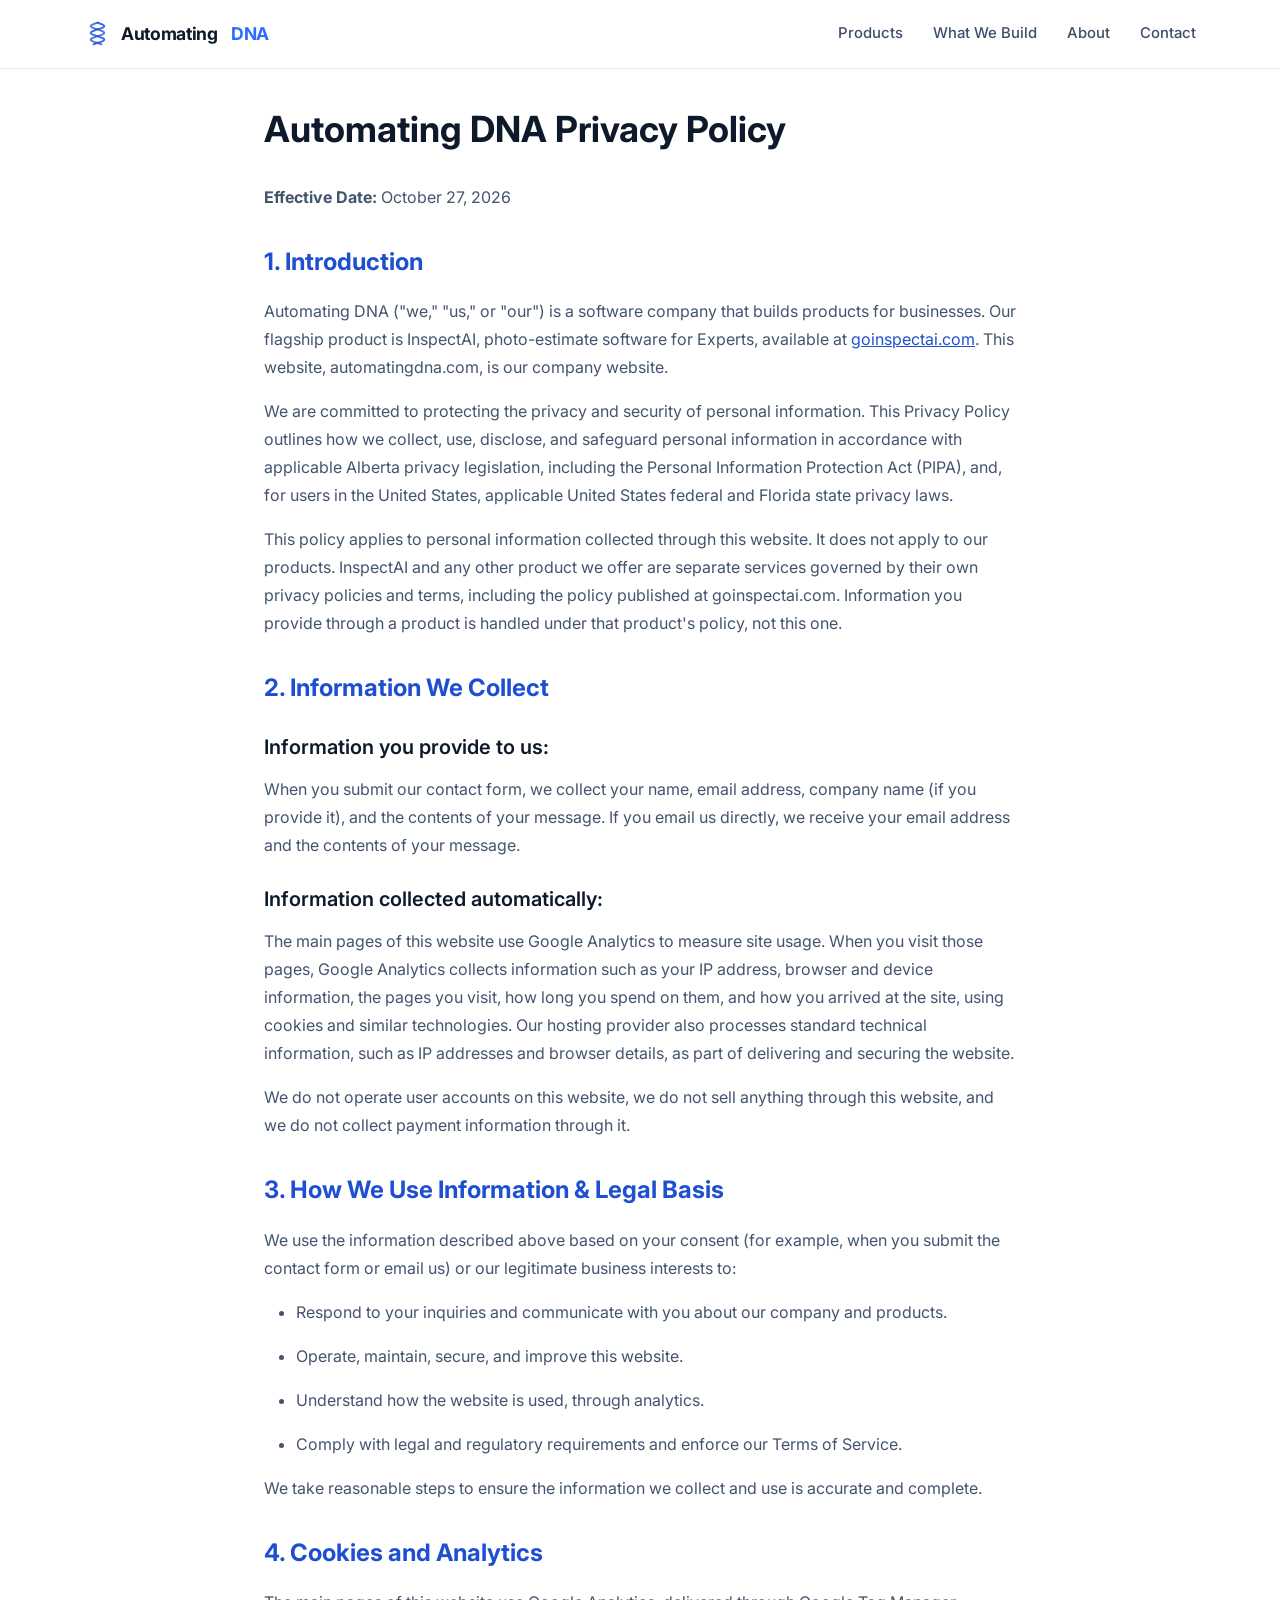
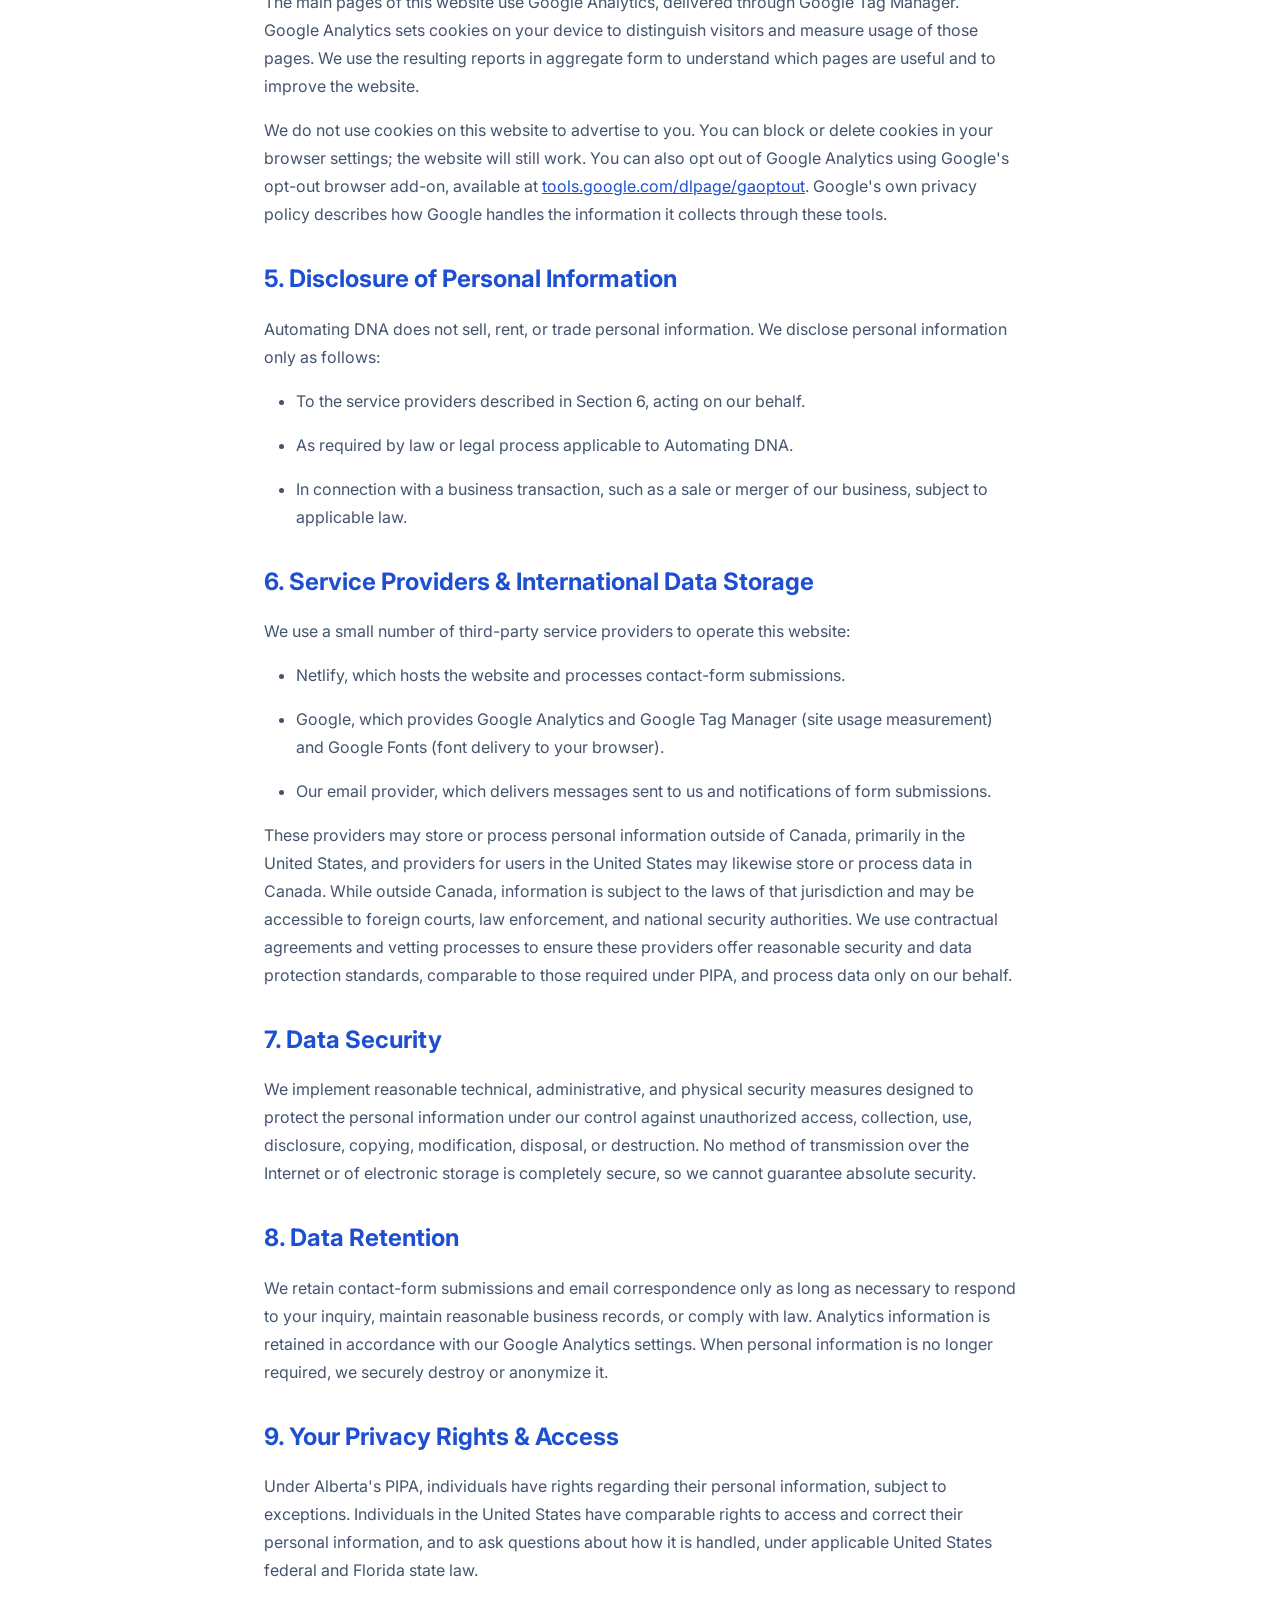
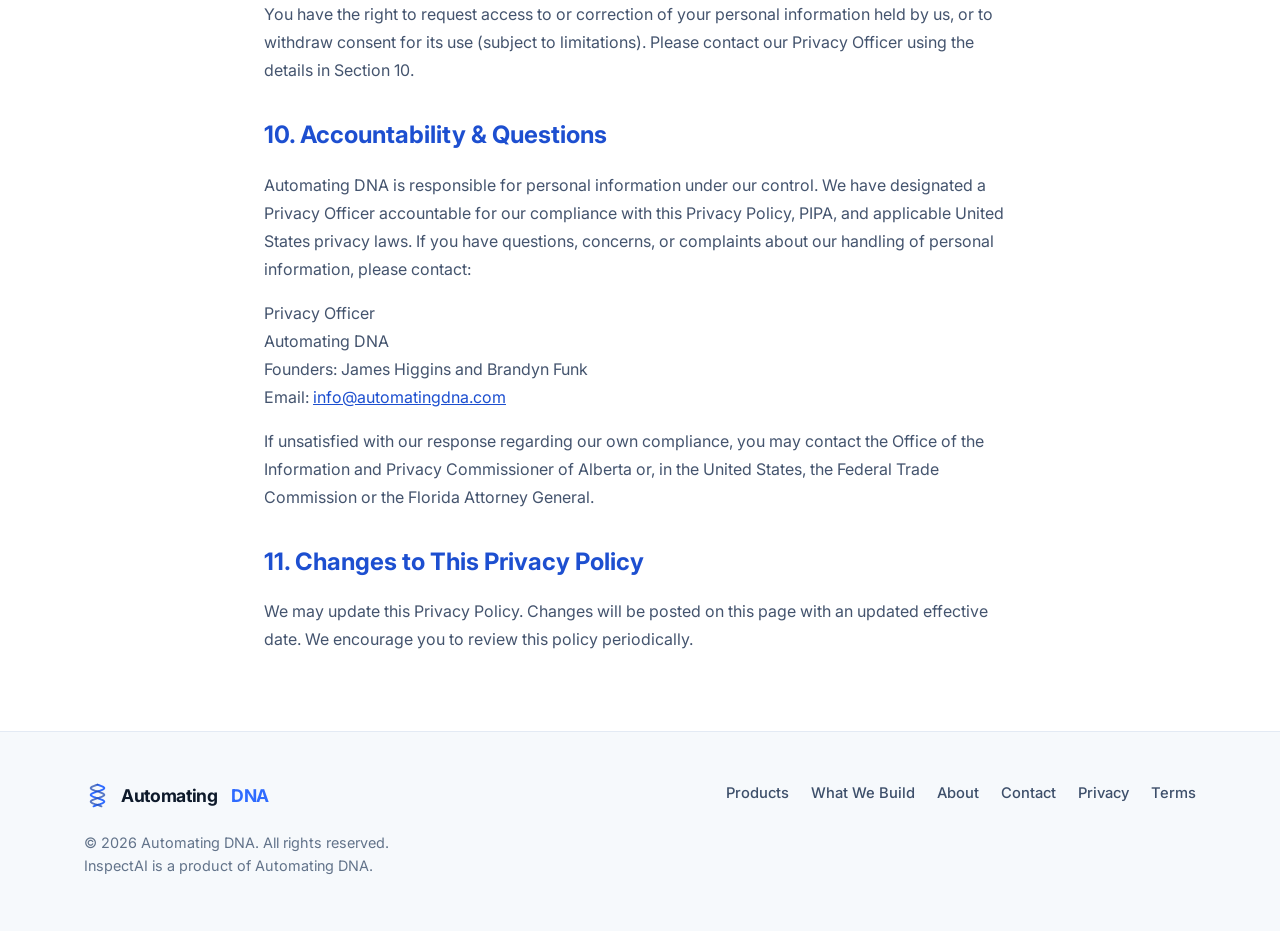
<file: privacy-policy.html>
<!DOCTYPE html>
<html lang="en-US">
<head>
    <meta charset="UTF-8">
    <meta name="viewport" content="width=device-width, initial-scale=1.0">
    <title>Privacy Policy | Automating DNA</title>
    <meta name="description" content="Privacy policy for Automating DNA, the Florida software company behind InspectAI.">
    <link rel="canonical" href="https://automatingdna.com/privacy-policy.html">
    <meta property="og:title" content="Privacy Policy | Automating DNA">
    <meta property="og:description" content="Privacy policy for Automating DNA, the Florida software company behind InspectAI.">
    <meta property="og:url" content="https://automatingdna.com/privacy-policy.html">
    <meta property="og:type" content="website">
    <meta property="og:site_name" content="Automating DNA">
    <meta property="og:image" content="https://automatingdna.com/images/og-image-v2.png">
    <meta property="og:image:width" content="1200">
    <meta property="og:image:height" content="630">
    <meta property="og:image:alt" content="Automating DNA, software company behind InspectAI">
    <meta name="twitter:card" content="summary_large_image">
    <meta name="twitter:image" content="https://automatingdna.com/images/og-image-v2.png">
    <link rel="icon" type="image/svg+xml" href="/favicon-v2.svg">
<link rel="icon" type="image/png" sizes="32x32" href="/favicon-v2-32.png">
<link rel="apple-touch-icon" sizes="180x180" href="/apple-touch-icon-v2.png">
    <link rel="preconnect" href="https://fonts.googleapis.com">
<link rel="preconnect" href="https://fonts.gstatic.com" crossorigin>
<link href="https://fonts.googleapis.com/css2?family=Inter:wght@400;500;600;700;800&display=swap" rel="stylesheet">
<link rel="stylesheet" href="/assets/site.css">
</head>
<body>

    <header class="site-header" id="siteHeader">
  <div class="wrap">
    <a class="wordmark" href="/" aria-label="Automating DNA home">
      <svg width="27" height="27" viewBox="0 0 30 30" aria-hidden="true"><polyline points="15.0,3.0 16.9,3.6 18.6,4.2 20.1,4.8 21.3,5.4 22.1,6.0 22.5,6.6 22.4,7.2 21.8,7.8 20.8,8.4 19.4,9.0 17.8,9.6 15.9,10.2 14.1,10.8 12.2,11.4 10.6,12.0 9.2,12.6 8.2,13.2 7.6,13.8 7.5,14.4 7.9,15.0 8.7,15.6 9.9,16.2 11.4,16.8 13.1,17.4 15.0,18.0 16.9,18.6 18.6,19.2 20.1,19.8 21.3,20.4 22.1,21.0 22.5,21.6 22.4,22.2 21.8,22.8 20.8,23.4 19.4,24.0 17.8,24.6 15.9,25.2 14.1,25.8 12.2,26.4 10.6,27.0" fill="none" stroke="#2f6bff" stroke-width="2.1" stroke-linecap="round"/><polyline points="15.0,3.0 13.1,3.6 11.4,4.2 9.9,4.8 8.7,5.4 7.9,6.0 7.5,6.6 7.6,7.2 8.2,7.8 9.2,8.4 10.6,9.0 12.2,9.6 14.1,10.2 15.9,10.8 17.8,11.4 19.4,12.0 20.8,12.6 21.8,13.2 22.4,13.8 22.5,14.4 22.1,15.0 21.3,15.6 20.1,16.2 18.6,16.8 16.9,17.4 15.0,18.0 13.1,18.6 11.4,19.2 9.9,19.8 8.7,20.4 7.9,21.0 7.5,21.6 7.6,22.2 8.2,22.8 9.2,23.4 10.6,24.0 12.2,24.6 14.1,25.2 15.9,25.8 17.8,26.4 19.4,27.0" fill="none" stroke="#214bb2" stroke-width="2.1" stroke-linecap="round" opacity="0.75"/></svg>
      Automating&nbsp;<span class="dna">DNA</span>
    </a>
    <nav class="main-nav">
      <a href="/products.html">Products</a>
      <a href="/services.html">What We Build</a>
      <a href="/about.html">About</a>
      <a href="/contact.html">Contact</a>
    </nav>
  </div>
</header>

    <main class="legal-prose">
        <h1>Automating DNA Privacy Policy</h1>
        <p><strong>Effective Date:</strong> October 27, 2026</p>

        <h2>1. Introduction</h2>
        <p>Automating DNA ("we," "us," or "our") is a software company that builds products for businesses. Our flagship product is InspectAI, photo-estimate software for Experts, available at <a href="https://goinspectai.com">goinspectai.com</a>. This website, automatingdna.com, is our company website.</p>
        <p>We are committed to protecting the privacy and security of personal information. This Privacy Policy outlines how we collect, use, disclose, and safeguard personal information in accordance with applicable Alberta privacy legislation, including the Personal Information Protection Act (PIPA), and, for users in the United States, applicable United States federal and Florida state privacy laws.</p>
        <p>This policy applies to personal information collected through this website. It does not apply to our products. InspectAI and any other product we offer are separate services governed by their own privacy policies and terms, including the policy published at goinspectai.com. Information you provide through a product is handled under that product's policy, not this one.</p>

        <h2>2. Information We Collect</h2>
        <h3>Information you provide to us:</h3>
        <p>When you submit our contact form, we collect your name, email address, company name (if you provide it), and the contents of your message. If you email us directly, we receive your email address and the contents of your message.</p>
        <h3>Information collected automatically:</h3>
        <p>The main pages of this website use Google Analytics to measure site usage. When you visit those pages, Google Analytics collects information such as your IP address, browser and device information, the pages you visit, how long you spend on them, and how you arrived at the site, using cookies and similar technologies. Our hosting provider also processes standard technical information, such as IP addresses and browser details, as part of delivering and securing the website.</p>
        <p>We do not operate user accounts on this website, we do not sell anything through this website, and we do not collect payment information through it.</p>

        <h2>3. How We Use Information &amp; Legal Basis</h2>
        <p>We use the information described above based on your consent (for example, when you submit the contact form or email us) or our legitimate business interests to:</p>
        <ul>
            <li>Respond to your inquiries and communicate with you about our company and products.</li>
            <li>Operate, maintain, secure, and improve this website.</li>
            <li>Understand how the website is used, through analytics.</li>
            <li>Comply with legal and regulatory requirements and enforce our Terms of Service.</li>
        </ul>
        <p>We take reasonable steps to ensure the information we collect and use is accurate and complete.</p>

        <h2>4. Cookies and Analytics</h2>
        <p>The main pages of this website use Google Analytics, delivered through Google Tag Manager. Google Analytics sets cookies on your device to distinguish visitors and measure usage of those pages. We use the resulting reports in aggregate form to understand which pages are useful and to improve the website.</p>
        <p>We do not use cookies on this website to advertise to you. You can block or delete cookies in your browser settings; the website will still work. You can also opt out of Google Analytics using Google's opt-out browser add-on, available at <a href="https://tools.google.com/dlpage/gaoptout">tools.google.com/dlpage/gaoptout</a>. Google's own privacy policy describes how Google handles the information it collects through these tools.</p>

        <h2>5. Disclosure of Personal Information</h2>
        <p>Automating DNA does not sell, rent, or trade personal information. We disclose personal information only as follows:</p>
        <ul>
            <li>To the service providers described in Section 6, acting on our behalf.</li>
            <li>As required by law or legal process applicable to Automating DNA.</li>
            <li>In connection with a business transaction, such as a sale or merger of our business, subject to applicable law.</li>
        </ul>

        <h2>6. Service Providers &amp; International Data Storage</h2>
        <p>We use a small number of third-party service providers to operate this website:</p>
        <ul>
            <li>Netlify, which hosts the website and processes contact-form submissions.</li>
            <li>Google, which provides Google Analytics and Google Tag Manager (site usage measurement) and Google Fonts (font delivery to your browser).</li>
            <li>Our email provider, which delivers messages sent to us and notifications of form submissions.</li>
        </ul>
        <p>These providers may store or process personal information outside of Canada, primarily in the United States, and providers for users in the United States may likewise store or process data in Canada. While outside Canada, information is subject to the laws of that jurisdiction and may be accessible to foreign courts, law enforcement, and national security authorities. We use contractual agreements and vetting processes to ensure these providers offer reasonable security and data protection standards, comparable to those required under PIPA, and process data only on our behalf.</p>

        <h2>7. Data Security</h2>
        <p>We implement reasonable technical, administrative, and physical security measures designed to protect the personal information under our control against unauthorized access, collection, use, disclosure, copying, modification, disposal, or destruction. No method of transmission over the Internet or of electronic storage is completely secure, so we cannot guarantee absolute security.</p>

        <h2>8. Data Retention</h2>
        <p>We retain contact-form submissions and email correspondence only as long as necessary to respond to your inquiry, maintain reasonable business records, or comply with law. Analytics information is retained in accordance with our Google Analytics settings. When personal information is no longer required, we securely destroy or anonymize it.</p>

        <h2>9. Your Privacy Rights &amp; Access</h2>
        <p>Under Alberta's PIPA, individuals have rights regarding their personal information, subject to exceptions. Individuals in the United States have comparable rights to access and correct their personal information, and to ask questions about how it is handled, under applicable United States federal and Florida state law.</p>
        <p>You have the right to request access to or correction of your personal information held by us, or to withdraw consent for its use (subject to limitations). Please contact our Privacy Officer using the details in Section 10.</p>

        <h2>10. Accountability &amp; Questions</h2>
        <p>Automating DNA is responsible for personal information under our control. We have designated a Privacy Officer accountable for our compliance with this Privacy Policy, PIPA, and applicable United States privacy laws. If you have questions, concerns, or complaints about our handling of personal information, please contact:</p>
        <p>Privacy Officer<br>
        Automating DNA<br>
        Founders: James Higgins and Brandyn Funk<br>
        Email: <a href="mailto:info@automatingdna.com">info@automatingdna.com</a></p>
        <p>If unsatisfied with our response regarding our own compliance, you may contact the Office of the Information and Privacy Commissioner of Alberta or, in the United States, the Federal Trade Commission or the Florida Attorney General.</p>

        <h2>11. Changes to This Privacy Policy</h2>
        <p>We may update this Privacy Policy. Changes will be posted on this page with an updated effective date. We encourage you to review this policy periodically.</p>
    </main>

    <footer class="site-footer">
  <div class="wrap">
    <div>
      <a class="wordmark" href="/">
        <svg width="27" height="27" viewBox="0 0 30 30" aria-hidden="true"><polyline points="15.0,3.0 16.9,3.6 18.6,4.2 20.1,4.8 21.3,5.4 22.1,6.0 22.5,6.6 22.4,7.2 21.8,7.8 20.8,8.4 19.4,9.0 17.8,9.6 15.9,10.2 14.1,10.8 12.2,11.4 10.6,12.0 9.2,12.6 8.2,13.2 7.6,13.8 7.5,14.4 7.9,15.0 8.7,15.6 9.9,16.2 11.4,16.8 13.1,17.4 15.0,18.0 16.9,18.6 18.6,19.2 20.1,19.8 21.3,20.4 22.1,21.0 22.5,21.6 22.4,22.2 21.8,22.8 20.8,23.4 19.4,24.0 17.8,24.6 15.9,25.2 14.1,25.8 12.2,26.4 10.6,27.0" fill="none" stroke="#2f6bff" stroke-width="2.1" stroke-linecap="round"/><polyline points="15.0,3.0 13.1,3.6 11.4,4.2 9.9,4.8 8.7,5.4 7.9,6.0 7.5,6.6 7.6,7.2 8.2,7.8 9.2,8.4 10.6,9.0 12.2,9.6 14.1,10.2 15.9,10.8 17.8,11.4 19.4,12.0 20.8,12.6 21.8,13.2 22.4,13.8 22.5,14.4 22.1,15.0 21.3,15.6 20.1,16.2 18.6,16.8 16.9,17.4 15.0,18.0 13.1,18.6 11.4,19.2 9.9,19.8 8.7,20.4 7.9,21.0 7.5,21.6 7.6,22.2 8.2,22.8 9.2,23.4 10.6,24.0 12.2,24.6 14.1,25.2 15.9,25.8 17.8,26.4 19.4,27.0" fill="none" stroke="#214bb2" stroke-width="2.1" stroke-linecap="round" opacity="0.75"/></svg>
        Automating&nbsp;<span class="dna">DNA</span>
      </a>
      <p class="fine" style="margin-top: 14px;">&copy; <span id="currentYear"></span> Automating DNA. All rights reserved.<br>InspectAI is a product of Automating DNA.</p>
    </div>
    <nav class="footer-nav">
      <a href="/products.html">Products</a>
      <a href="/services.html">What We Build</a>
      <a href="/about.html">About</a>
      <a href="/contact.html">Contact</a>
      <a href="/privacy-policy.html">Privacy</a>
      <a href="/terms-of-service.html">Terms</a>
    </nav>
  </div>
</footer>
    <script>
  document.getElementById('currentYear').textContent = new Date().getFullYear();
</script>
<script>
  (function () {
    var header = document.getElementById('siteHeader');
    addEventListener('scroll', function () {
      header.classList.toggle('scrolled', scrollY > 8);
    }, { passive: true });
  })();
</script>
</body>
</html>
</file>
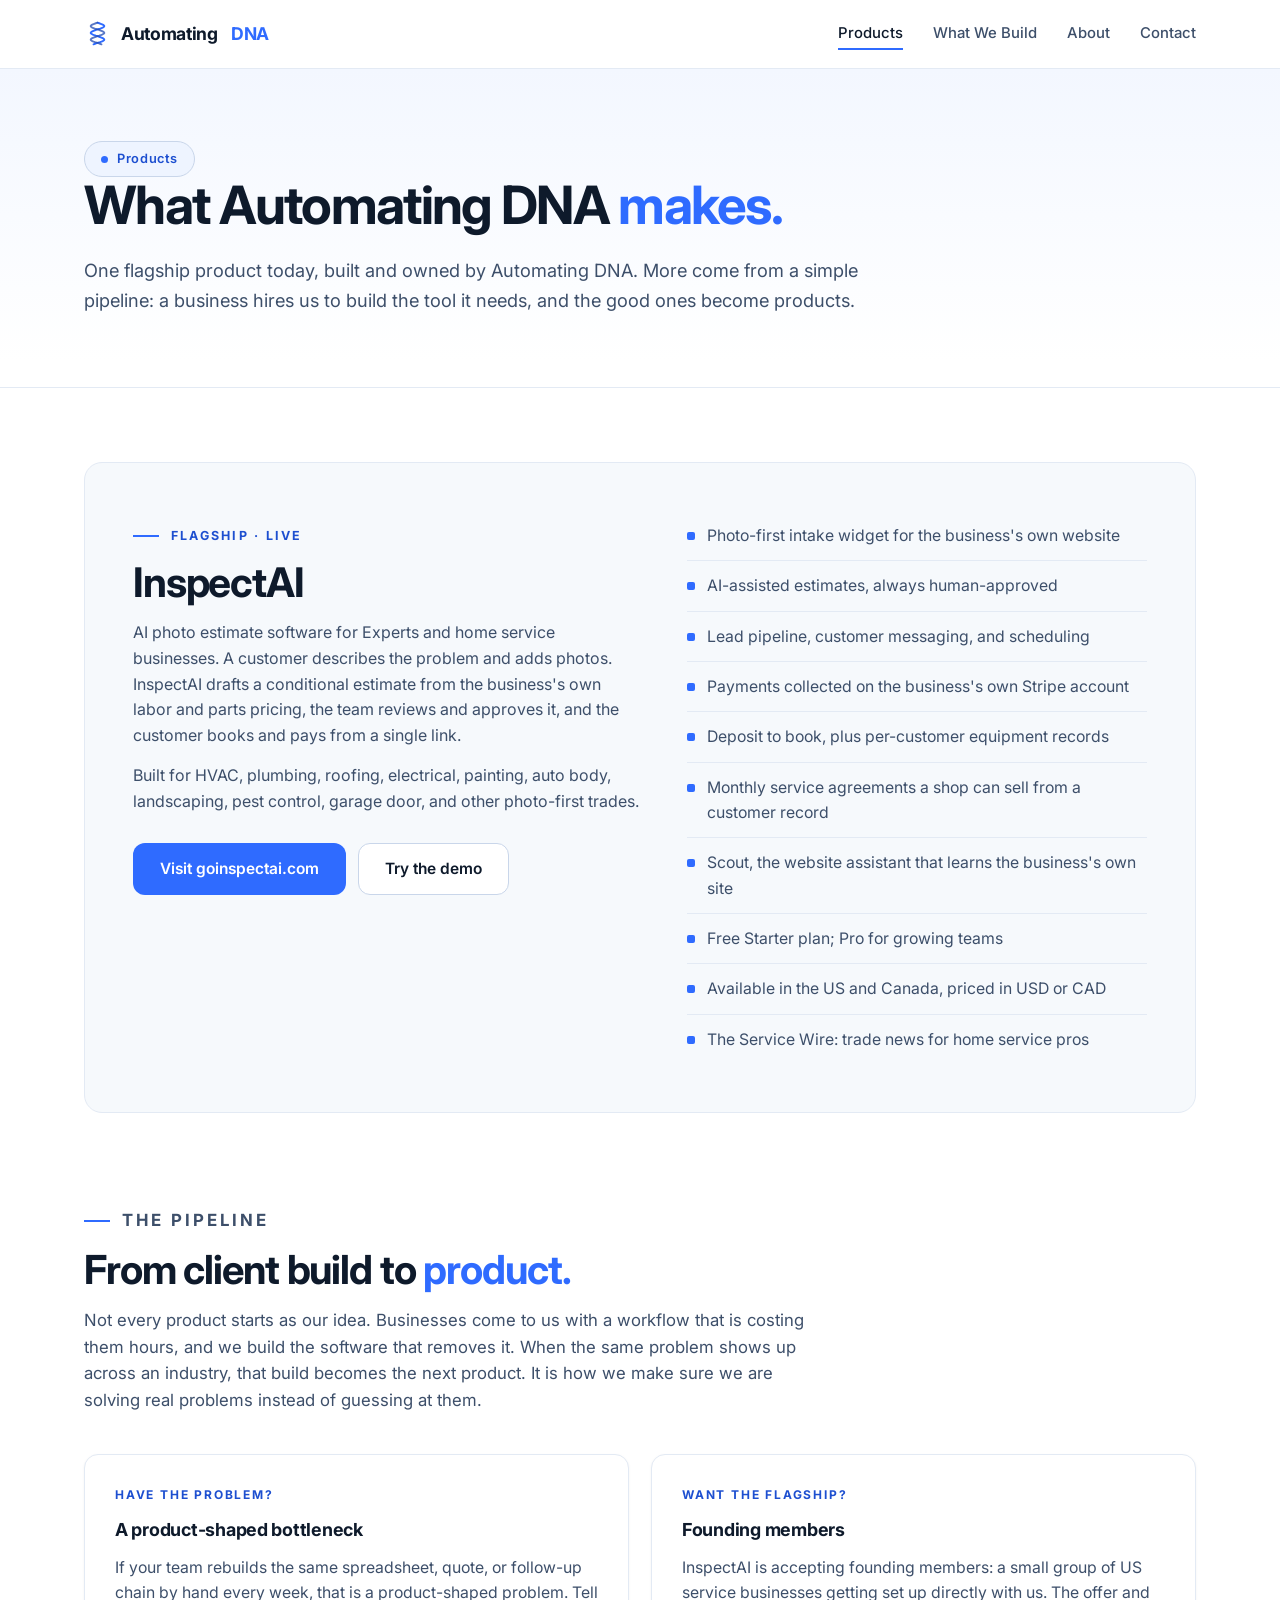
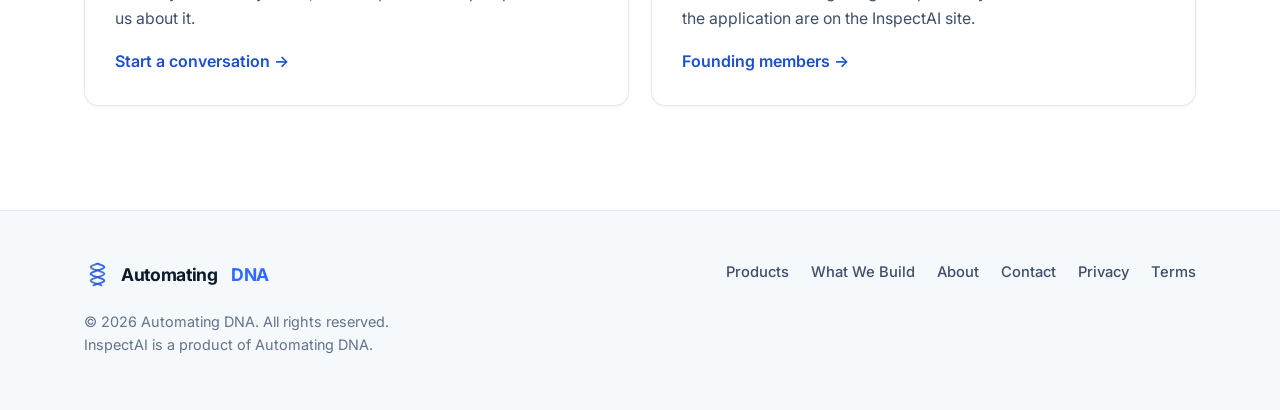
<file: products.html>
<!DOCTYPE html>
<html lang="en-US">
<head>
<script async src="https://www.googletagmanager.com/gtag/js?id=G-0E4K4V9JYG"></script>
<script>
  window.dataLayer = window.dataLayer || [];
  function gtag(){dataLayer.push(arguments);}
  gtag('js', new Date());
  gtag('config', 'G-0E4K4V9JYG');
</script>
<script>(function(w,d,s,l,i){w[l]=w[l]||[];w[l].push({'gtm.start':
new Date().getTime(),event:'gtm.js'});var f=d.getElementsByTagName(s)[0],
j=d.createElement(s),dl=l!='dataLayer'?'&l='+l:'';j.async=true;j.src=
'https://www.googletagmanager.com/gtm.js?id='+i;f.parentNode.insertBefore(j,f);
})(window,document,'script','dataLayer','GTM-5DZR4XKW');</script>
<script>document.documentElement.className += ' js';</script>
<meta charset="UTF-8">
<meta name="viewport" content="width=device-width, initial-scale=1.0">
<title>Products | Automating DNA</title>
<meta name="description" content="InspectAI, the flagship product of Automating DNA: AI photo estimate software for Experts and service businesses. Plus custom client builds that grow into products.">
<link rel="canonical" href="https://automatingdna.com/products.html">
<meta property="og:type" content="website">
<meta property="og:site_name" content="Automating DNA">
<meta property="og:title" content="Products | Automating DNA">
<meta property="og:description" content="InspectAI is our flagship product: AI photo estimates for Experts. Built and owned by Automating DNA.">
<meta property="og:url" content="https://automatingdna.com/products.html">
<meta property="og:image" content="https://automatingdna.com/images/og-image-v2.png">
<meta property="og:image:width" content="1200">
<meta property="og:image:height" content="630">
<meta property="og:image:alt" content="Automating DNA, software company behind InspectAI">
<meta name="twitter:card" content="summary_large_image">
<meta name="twitter:image" content="https://automatingdna.com/images/og-image-v2.png">
<link rel="icon" type="image/svg+xml" href="/favicon-v2.svg">
<link rel="icon" type="image/png" sizes="32x32" href="/favicon-v2-32.png">
<link rel="apple-touch-icon" sizes="180x180" href="/apple-touch-icon-v2.png">
<link rel="preconnect" href="https://fonts.googleapis.com">
<link rel="preconnect" href="https://fonts.gstatic.com" crossorigin>
<link href="https://fonts.googleapis.com/css2?family=Inter:wght@400;500;600;700;800&display=swap" rel="stylesheet">
<script type="application/ld+json">
{
  "@context": "https://schema.org",
  "@type": "Organization",
  "name": "Automating DNA",
  "url": "https://automatingdna.com",
  "description": "Florida software company that builds SaaS products and B2B automations for service businesses. Parent company of InspectAI.",
  "email": "info@automatingdna.com",
  "sameAs": ["https://www.linkedin.com/company/automating-dna/"],
  "brand": { "@type": "Brand", "name": "InspectAI", "url": "https://goinspectai.com" }
}
</script>
<link rel="stylesheet" href="/assets/site.css">
</head>
<body>
<noscript><iframe src="https://www.googletagmanager.com/ns.html?id=GTM-5DZR4XKW" height="0" width="0" style="display:none;visibility:hidden"></iframe></noscript>

<header class="site-header" id="siteHeader">
  <div class="wrap">
    <a class="wordmark" href="/" aria-label="Automating DNA home">
      <svg width="27" height="27" viewBox="0 0 30 30" aria-hidden="true"><polyline points="15.0,3.0 16.9,3.6 18.6,4.2 20.1,4.8 21.3,5.4 22.1,6.0 22.5,6.6 22.4,7.2 21.8,7.8 20.8,8.4 19.4,9.0 17.8,9.6 15.9,10.2 14.1,10.8 12.2,11.4 10.6,12.0 9.2,12.6 8.2,13.2 7.6,13.8 7.5,14.4 7.9,15.0 8.7,15.6 9.9,16.2 11.4,16.8 13.1,17.4 15.0,18.0 16.9,18.6 18.6,19.2 20.1,19.8 21.3,20.4 22.1,21.0 22.5,21.6 22.4,22.2 21.8,22.8 20.8,23.4 19.4,24.0 17.8,24.6 15.9,25.2 14.1,25.8 12.2,26.4 10.6,27.0" fill="none" stroke="#2f6bff" stroke-width="2.1" stroke-linecap="round"/><polyline points="15.0,3.0 13.1,3.6 11.4,4.2 9.9,4.8 8.7,5.4 7.9,6.0 7.5,6.6 7.6,7.2 8.2,7.8 9.2,8.4 10.6,9.0 12.2,9.6 14.1,10.2 15.9,10.8 17.8,11.4 19.4,12.0 20.8,12.6 21.8,13.2 22.4,13.8 22.5,14.4 22.1,15.0 21.3,15.6 20.1,16.2 18.6,16.8 16.9,17.4 15.0,18.0 13.1,18.6 11.4,19.2 9.9,19.8 8.7,20.4 7.9,21.0 7.5,21.6 7.6,22.2 8.2,22.8 9.2,23.4 10.6,24.0 12.2,24.6 14.1,25.2 15.9,25.8 17.8,26.4 19.4,27.0" fill="none" stroke="#214bb2" stroke-width="2.1" stroke-linecap="round" opacity="0.75"/></svg>
      Automating&nbsp;<span class="dna">DNA</span>
    </a>
    <nav class="main-nav">
      <a href="/products.html" aria-current="page">Products</a>
      <a href="/services.html">What We Build</a>
      <a href="/about.html">About</a>
      <a href="/contact.html">Contact</a>
    </nav>
  </div>
</header>

<main>
  <div class="stage">
    <div class="wrap">
      <div class="page-hero">
        <span class="pill"><span class="dot"></span>Products</span>
        <h1>What Automating DNA <span class="serif-i">makes.</span></h1>
        <p class="lede">One flagship product today, built and owned by Automating DNA. More come from a simple pipeline: a business hires us to build the tool it needs, and the good ones become products.</p>
      </div>
    </div>
  </div>

  <section>
    <div class="wrap">
      <div class="flagship" data-reveal>
        <div>
          <p class="chapter">Flagship · Live</p>
          <h2>InspectAI</h2>
          <p>AI photo estimate software for Experts and home service businesses. A customer describes the problem and adds photos. InspectAI drafts a conditional estimate from the business's own labor and parts pricing, the team reviews and approves it, and the customer books and pays from a single link.</p>
          <p>Built for HVAC, plumbing, roofing, electrical, painting, auto body, landscaping, pest control, garage door, and other photo-first trades.</p>
          <div class="cta-row">
            <a class="btn btn-primary" href="https://goinspectai.com">Visit goinspectai.com</a>
            <a class="btn btn-ghost-light" href="https://goinspectai.com/demo">Try the demo</a>
          </div>
        </div>
        <ul>
          <li>Photo-first intake widget for the business's own website</li>
          <li>AI-assisted estimates, always human-approved</li>
          <li>Lead pipeline, customer messaging, and scheduling</li>
          <li>Payments collected on the business's own Stripe account</li>
          <li>Deposit to book, plus per-customer equipment records</li>
          <li>Monthly service agreements a shop can sell from a customer record</li>
          <li>Scout, the website assistant that learns the business's own site</li>
          <li>Free Starter plan; Pro for growing teams</li>
          <li>Available in the US and Canada, priced in USD or CAD</li>
          <li>The Service Wire: trade news for home service pros</li>
        </ul>
      </div>
    </div>
  </section>

  <section style="padding-top: 6px;">
    <div class="wrap">
      <div class="section-head" data-reveal>
        <p class="chapter">The pipeline</p>
        <h2 class="section-title">From client build to <span class="serif-i">product.</span></h2>
        <p>Not every product starts as our idea. Businesses come to us with a workflow that is costing them hours, and we build the software that removes it. When the same problem shows up across an industry, that build becomes the next product. It is how we make sure we are solving real problems instead of guessing at them.</p>
      </div>
      <div class="grid grid-2">
        <div class="card" data-reveal>
          <p class="kicker">Have the problem?</p>
          <h3>A product-shaped bottleneck</h3>
          <p>If your team rebuilds the same spreadsheet, quote, or follow-up chain by hand every week, that is a product-shaped problem. Tell us about it.</p>
          <a class="card-link" href="/contact.html">Start a conversation</a>
        </div>
        <div class="card" data-reveal="2">
          <p class="kicker">Want the flagship?</p>
          <h3>Founding members</h3>
          <p>InspectAI is accepting founding members: a small group of US service businesses getting set up directly with us. The offer and the application are on the InspectAI site.</p>
          <a class="card-link" href="https://goinspectai.com/founding-members">Founding members</a>
        </div>
      </div>
    </div>
  </section>
</main>

<footer class="site-footer">
  <div class="wrap">
    <div>
      <a class="wordmark" href="/">
        <svg width="27" height="27" viewBox="0 0 30 30" aria-hidden="true"><polyline points="15.0,3.0 16.9,3.6 18.6,4.2 20.1,4.8 21.3,5.4 22.1,6.0 22.5,6.6 22.4,7.2 21.8,7.8 20.8,8.4 19.4,9.0 17.8,9.6 15.9,10.2 14.1,10.8 12.2,11.4 10.6,12.0 9.2,12.6 8.2,13.2 7.6,13.8 7.5,14.4 7.9,15.0 8.7,15.6 9.9,16.2 11.4,16.8 13.1,17.4 15.0,18.0 16.9,18.6 18.6,19.2 20.1,19.8 21.3,20.4 22.1,21.0 22.5,21.6 22.4,22.2 21.8,22.8 20.8,23.4 19.4,24.0 17.8,24.6 15.9,25.2 14.1,25.8 12.2,26.4 10.6,27.0" fill="none" stroke="#2f6bff" stroke-width="2.1" stroke-linecap="round"/><polyline points="15.0,3.0 13.1,3.6 11.4,4.2 9.9,4.8 8.7,5.4 7.9,6.0 7.5,6.6 7.6,7.2 8.2,7.8 9.2,8.4 10.6,9.0 12.2,9.6 14.1,10.2 15.9,10.8 17.8,11.4 19.4,12.0 20.8,12.6 21.8,13.2 22.4,13.8 22.5,14.4 22.1,15.0 21.3,15.6 20.1,16.2 18.6,16.8 16.9,17.4 15.0,18.0 13.1,18.6 11.4,19.2 9.9,19.8 8.7,20.4 7.9,21.0 7.5,21.6 7.6,22.2 8.2,22.8 9.2,23.4 10.6,24.0 12.2,24.6 14.1,25.2 15.9,25.8 17.8,26.4 19.4,27.0" fill="none" stroke="#214bb2" stroke-width="2.1" stroke-linecap="round" opacity="0.75"/></svg>
        Automating&nbsp;<span class="dna">DNA</span>
      </a>
      <p class="fine" style="margin-top: 14px;">&copy; <span class="footerYear">2026</span> Automating DNA. All rights reserved.<br>InspectAI is a product of Automating DNA.</p>
    </div>
    <nav class="footer-nav">
      <a href="/products.html">Products</a>
      <a href="/services.html">What We Build</a>
      <a href="/about.html">About</a>
      <a href="/contact.html">Contact</a>
      <a href="/privacy-policy.html">Privacy</a>
      <a href="/terms-of-service.html">Terms</a>
    </nav>
  </div>
</footer>

<script>
  (function () {
    var header = document.getElementById('siteHeader');
    addEventListener('scroll', function () {
      header.classList.toggle('scrolled', scrollY > 8);
    }, { passive: true });
  })();
</script>
<script>document.querySelectorAll('.footerYear').forEach(function (el) { el.textContent = new Date().getFullYear(); });</script>
</body>
</html>
</file>
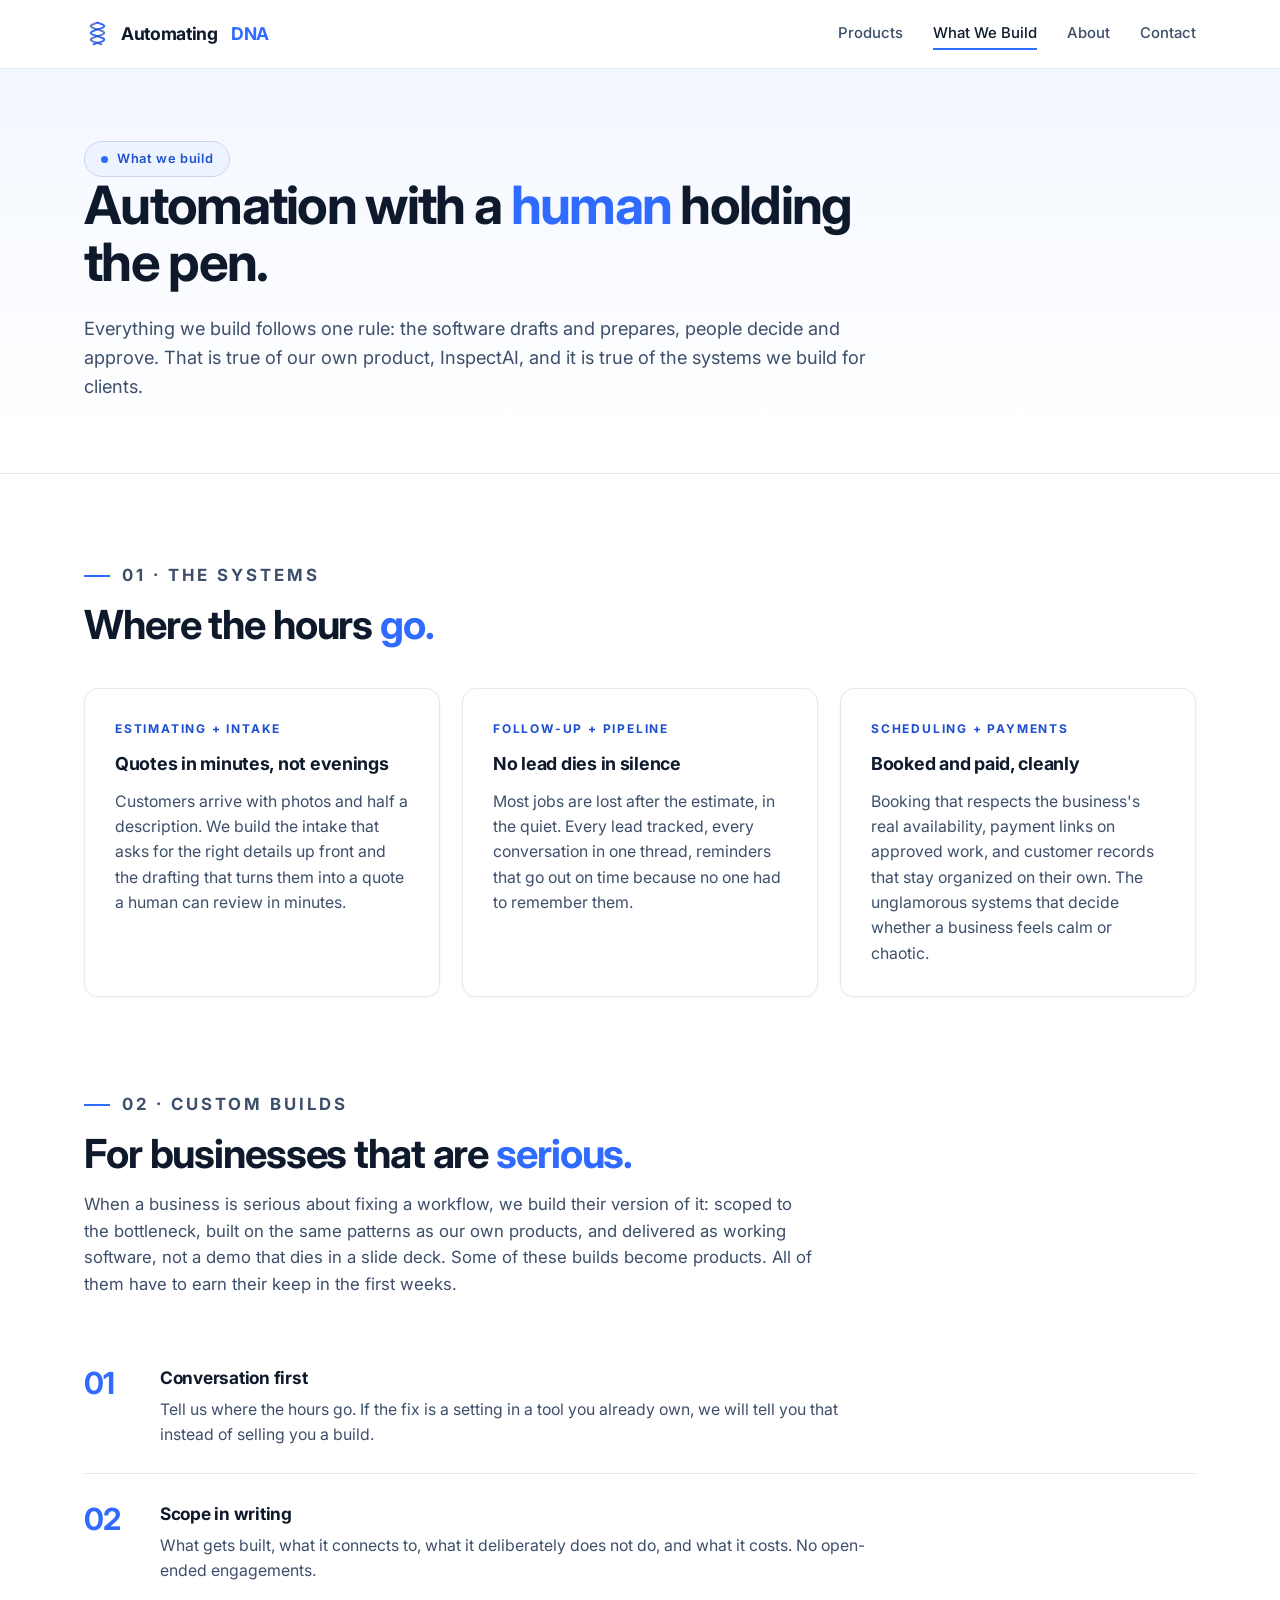
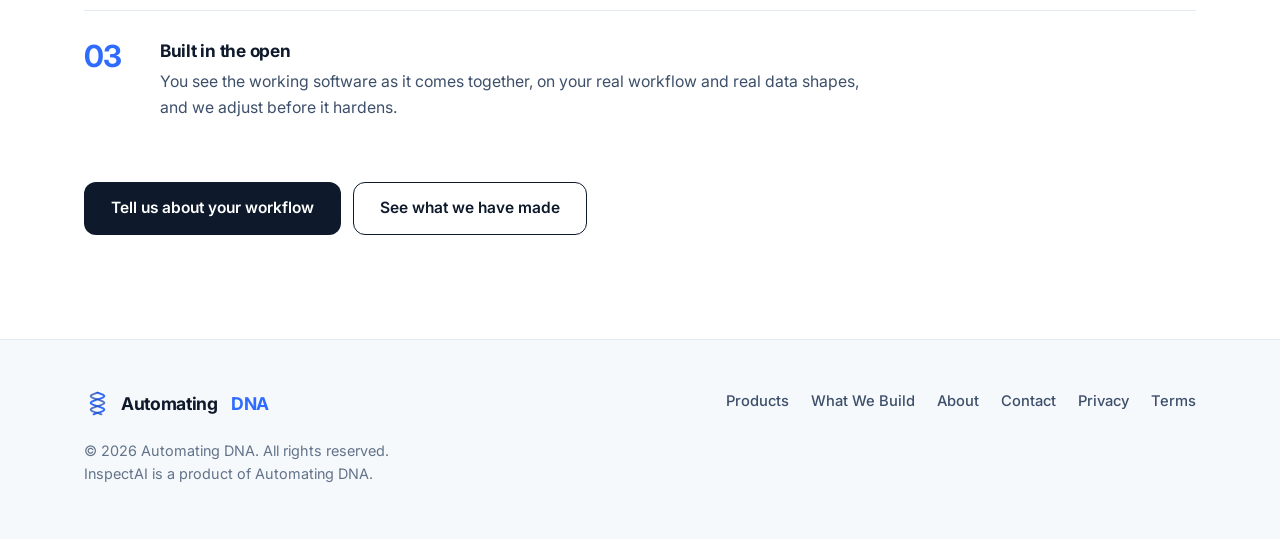
<file: services.html>
<!DOCTYPE html>
<html lang="en-US">
<head>
<script async src="https://www.googletagmanager.com/gtag/js?id=G-0E4K4V9JYG"></script>
<script>
  window.dataLayer = window.dataLayer || [];
  function gtag(){dataLayer.push(arguments);}
  gtag('js', new Date());
  gtag('config', 'G-0E4K4V9JYG');
</script>
<script>(function(w,d,s,l,i){w[l]=w[l]||[];w[l].push({'gtm.start':
new Date().getTime(),event:'gtm.js'});var f=d.getElementsByTagName(s)[0],
j=d.createElement(s),dl=l!='dataLayer'?'&l='+l:'';j.async=true;j.src=
'https://www.googletagmanager.com/gtm.js?id='+i;f.parentNode.insertBefore(j,f);
})(window,document,'script','dataLayer','GTM-5DZR4XKW');</script>
<script>document.documentElement.className += ' js';</script>
<meta charset="UTF-8">
<meta name="viewport" content="width=device-width, initial-scale=1.0">
<title>What We Build | Automating DNA</title>
<meta name="description" content="Automating DNA builds SaaS products, B2B workflow automations, and custom software for service businesses: estimating, intake, follow-up, scheduling, and payments.">
<link rel="canonical" href="https://automatingdna.com/services.html">
<meta property="og:type" content="website">
<meta property="og:site_name" content="Automating DNA">
<meta property="og:title" content="What We Build | Automating DNA">
<meta property="og:description" content="SaaS products, B2B automations, and custom builds for service businesses, by the team behind InspectAI.">
<meta property="og:url" content="https://automatingdna.com/services.html">
<meta property="og:image" content="https://automatingdna.com/images/og-image-v2.png">
<meta property="og:image:width" content="1200">
<meta property="og:image:height" content="630">
<meta property="og:image:alt" content="Automating DNA, software company behind InspectAI">
<meta name="twitter:card" content="summary_large_image">
<meta name="twitter:image" content="https://automatingdna.com/images/og-image-v2.png">
<link rel="icon" type="image/svg+xml" href="/favicon-v2.svg">
<link rel="icon" type="image/png" sizes="32x32" href="/favicon-v2-32.png">
<link rel="apple-touch-icon" sizes="180x180" href="/apple-touch-icon-v2.png">
<link rel="preconnect" href="https://fonts.googleapis.com">
<link rel="preconnect" href="https://fonts.gstatic.com" crossorigin>
<link href="https://fonts.googleapis.com/css2?family=Inter:wght@400;500;600;700;800&display=swap" rel="stylesheet">
<script type="application/ld+json">
{
  "@context": "https://schema.org",
  "@type": "Organization",
  "name": "Automating DNA",
  "url": "https://automatingdna.com",
  "description": "Florida software company that builds SaaS products and B2B automations for service businesses. Parent company of InspectAI.",
  "email": "info@automatingdna.com",
  "sameAs": ["https://www.linkedin.com/company/automating-dna/"],
  "brand": { "@type": "Brand", "name": "InspectAI", "url": "https://goinspectai.com" }
}
</script>
<link rel="stylesheet" href="/assets/site.css">
</head>
<body>
<noscript><iframe src="https://www.googletagmanager.com/ns.html?id=GTM-5DZR4XKW" height="0" width="0" style="display:none;visibility:hidden"></iframe></noscript>

<header class="site-header" id="siteHeader">
  <div class="wrap">
    <a class="wordmark" href="/" aria-label="Automating DNA home">
      <svg width="27" height="27" viewBox="0 0 30 30" aria-hidden="true"><polyline points="15.0,3.0 16.9,3.6 18.6,4.2 20.1,4.8 21.3,5.4 22.1,6.0 22.5,6.6 22.4,7.2 21.8,7.8 20.8,8.4 19.4,9.0 17.8,9.6 15.9,10.2 14.1,10.8 12.2,11.4 10.6,12.0 9.2,12.6 8.2,13.2 7.6,13.8 7.5,14.4 7.9,15.0 8.7,15.6 9.9,16.2 11.4,16.8 13.1,17.4 15.0,18.0 16.9,18.6 18.6,19.2 20.1,19.8 21.3,20.4 22.1,21.0 22.5,21.6 22.4,22.2 21.8,22.8 20.8,23.4 19.4,24.0 17.8,24.6 15.9,25.2 14.1,25.8 12.2,26.4 10.6,27.0" fill="none" stroke="#2f6bff" stroke-width="2.1" stroke-linecap="round"/><polyline points="15.0,3.0 13.1,3.6 11.4,4.2 9.9,4.8 8.7,5.4 7.9,6.0 7.5,6.6 7.6,7.2 8.2,7.8 9.2,8.4 10.6,9.0 12.2,9.6 14.1,10.2 15.9,10.8 17.8,11.4 19.4,12.0 20.8,12.6 21.8,13.2 22.4,13.8 22.5,14.4 22.1,15.0 21.3,15.6 20.1,16.2 18.6,16.8 16.9,17.4 15.0,18.0 13.1,18.6 11.4,19.2 9.9,19.8 8.7,20.4 7.9,21.0 7.5,21.6 7.6,22.2 8.2,22.8 9.2,23.4 10.6,24.0 12.2,24.6 14.1,25.2 15.9,25.8 17.8,26.4 19.4,27.0" fill="none" stroke="#214bb2" stroke-width="2.1" stroke-linecap="round" opacity="0.75"/></svg>
      Automating&nbsp;<span class="dna">DNA</span>
    </a>
    <nav class="main-nav">
      <a href="/products.html">Products</a>
      <a href="/services.html" aria-current="page">What We Build</a>
      <a href="/about.html">About</a>
      <a href="/contact.html">Contact</a>
    </nav>
  </div>
</header>

<main>
  <div class="stage">
    <div class="wrap">
      <div class="page-hero">
        <span class="pill"><span class="dot"></span>What we build</span>
        <h1>Automation with a <span class="serif-i">human</span> holding the pen.</h1>
        <p class="lede">Everything we build follows one rule: the software drafts and prepares, people decide and approve. That is true of our own product, InspectAI, and it is true of the systems we build for clients.</p>
      </div>
    </div>
  </div>

  <section>
    <div class="wrap">
      <div class="section-head" data-reveal>
        <p class="chapter">01 · The systems</p>
        <h2 class="section-title">Where the hours <span class="serif-i">go.</span></h2>
      </div>
      <div class="grid grid-3">
        <div class="card" data-reveal>
          <p class="kicker">Estimating + intake</p>
          <h3>Quotes in minutes, not evenings</h3>
          <p>Customers arrive with photos and half a description. We build the intake that asks for the right details up front and the drafting that turns them into a quote a human can review in minutes.</p>
        </div>
        <div class="card" data-reveal="2">
          <p class="kicker">Follow-up + pipeline</p>
          <h3>No lead dies in silence</h3>
          <p>Most jobs are lost after the estimate, in the quiet. Every lead tracked, every conversation in one thread, reminders that go out on time because no one had to remember them.</p>
        </div>
        <div class="card" data-reveal="3">
          <p class="kicker">Scheduling + payments</p>
          <h3>Booked and paid, cleanly</h3>
          <p>Booking that respects the business's real availability, payment links on approved work, and customer records that stay organized on their own. The unglamorous systems that decide whether a business feels calm or chaotic.</p>
        </div>
      </div>
    </div>
  </section>

  <section style="padding-top: 6px;">
    <div class="wrap">
      <div class="section-head" data-reveal>
        <p class="chapter">02 · Custom builds</p>
        <h2 class="section-title">For businesses that are <span class="serif-i">serious.</span></h2>
        <p>When a business is serious about fixing a workflow, we build their version of it: scoped to the bottleneck, built on the same patterns as our own products, and delivered as working software, not a demo that dies in a slide deck. Some of these builds become products. All of them have to earn their keep in the first weeks.</p>
      </div>
      <div class="steps">
        <div class="step" data-reveal><div class="num"></div><div>
          <h3>Conversation first</h3>
          <p>Tell us where the hours go. If the fix is a setting in a tool you already own, we will tell you that instead of selling you a build.</p>
        </div></div>
        <div class="step" data-reveal><div class="num"></div><div>
          <h3>Scope in writing</h3>
          <p>What gets built, what it connects to, what it deliberately does not do, and what it costs. No open-ended engagements.</p>
        </div></div>
        <div class="step" data-reveal><div class="num"></div><div>
          <h3>Built in the open</h3>
          <p>You see the working software as it comes together, on your real workflow and real data shapes, and we adjust before it hardens.</p>
        </div></div>
      </div>
      <div class="cta-row" style="justify-content: flex-start; margin-top: 36px;">
        <a class="btn btn-dark" href="/contact.html">Tell us about your workflow</a>
        <a class="btn btn-ghost" href="/products.html">See what we have made</a>
      </div>
    </div>
  </section>
</main>

<footer class="site-footer">
  <div class="wrap">
    <div>
      <a class="wordmark" href="/">
        <svg width="27" height="27" viewBox="0 0 30 30" aria-hidden="true"><polyline points="15.0,3.0 16.9,3.6 18.6,4.2 20.1,4.8 21.3,5.4 22.1,6.0 22.5,6.6 22.4,7.2 21.8,7.8 20.8,8.4 19.4,9.0 17.8,9.6 15.9,10.2 14.1,10.8 12.2,11.4 10.6,12.0 9.2,12.6 8.2,13.2 7.6,13.8 7.5,14.4 7.9,15.0 8.7,15.6 9.9,16.2 11.4,16.8 13.1,17.4 15.0,18.0 16.9,18.6 18.6,19.2 20.1,19.8 21.3,20.4 22.1,21.0 22.5,21.6 22.4,22.2 21.8,22.8 20.8,23.4 19.4,24.0 17.8,24.6 15.9,25.2 14.1,25.8 12.2,26.4 10.6,27.0" fill="none" stroke="#2f6bff" stroke-width="2.1" stroke-linecap="round"/><polyline points="15.0,3.0 13.1,3.6 11.4,4.2 9.9,4.8 8.7,5.4 7.9,6.0 7.5,6.6 7.6,7.2 8.2,7.8 9.2,8.4 10.6,9.0 12.2,9.6 14.1,10.2 15.9,10.8 17.8,11.4 19.4,12.0 20.8,12.6 21.8,13.2 22.4,13.8 22.5,14.4 22.1,15.0 21.3,15.6 20.1,16.2 18.6,16.8 16.9,17.4 15.0,18.0 13.1,18.6 11.4,19.2 9.9,19.8 8.7,20.4 7.9,21.0 7.5,21.6 7.6,22.2 8.2,22.8 9.2,23.4 10.6,24.0 12.2,24.6 14.1,25.2 15.9,25.8 17.8,26.4 19.4,27.0" fill="none" stroke="#214bb2" stroke-width="2.1" stroke-linecap="round" opacity="0.75"/></svg>
        Automating&nbsp;<span class="dna">DNA</span>
      </a>
      <p class="fine" style="margin-top: 14px;">&copy; <span class="footerYear">2026</span> Automating DNA. All rights reserved.<br>InspectAI is a product of Automating DNA.</p>
    </div>
    <nav class="footer-nav">
      <a href="/products.html">Products</a>
      <a href="/services.html">What We Build</a>
      <a href="/about.html">About</a>
      <a href="/contact.html">Contact</a>
      <a href="/privacy-policy.html">Privacy</a>
      <a href="/terms-of-service.html">Terms</a>
    </nav>
  </div>
</footer>

<script>
  (function () {
    var header = document.getElementById('siteHeader');
    addEventListener('scroll', function () {
      header.classList.toggle('scrolled', scrollY > 8);
    }, { passive: true });
  })();
</script>
<script>document.querySelectorAll('.footerYear').forEach(function (el) { el.textContent = new Date().getFullYear(); });</script>
</body>
</html>
</file>
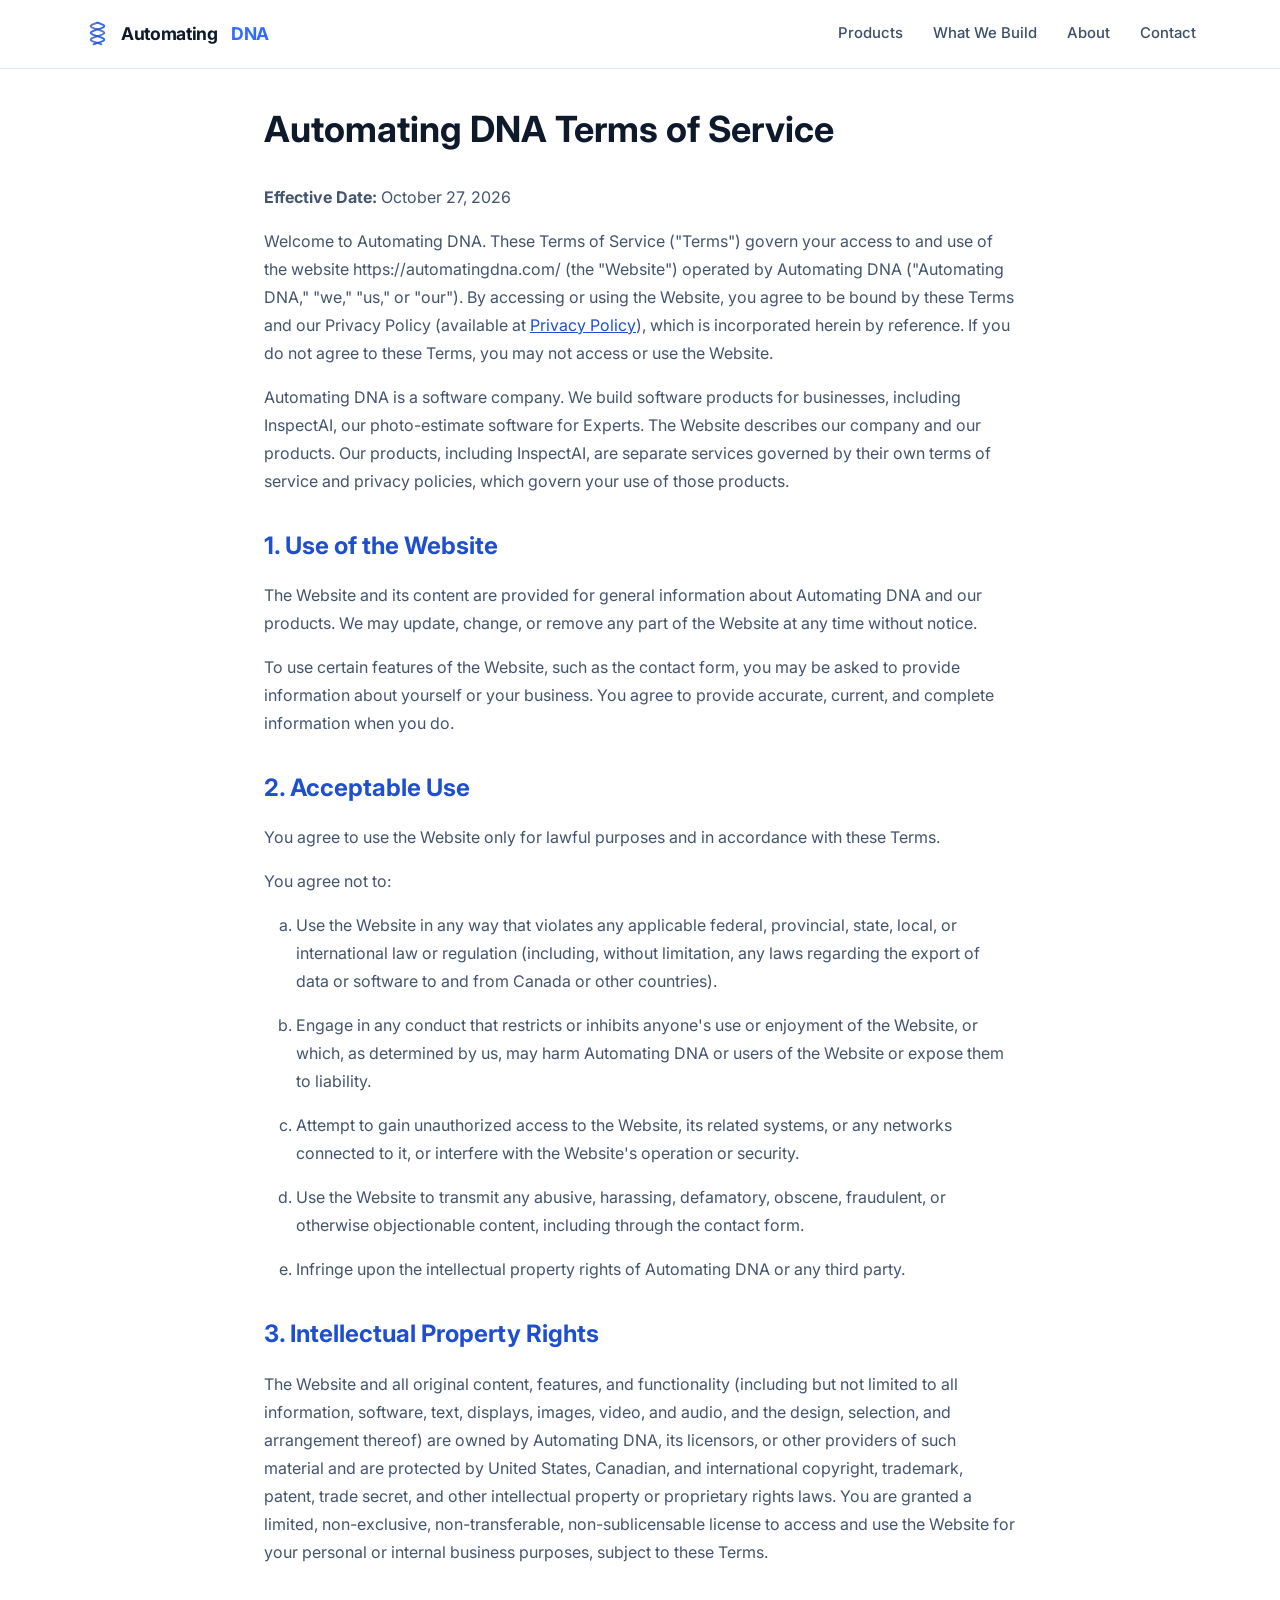
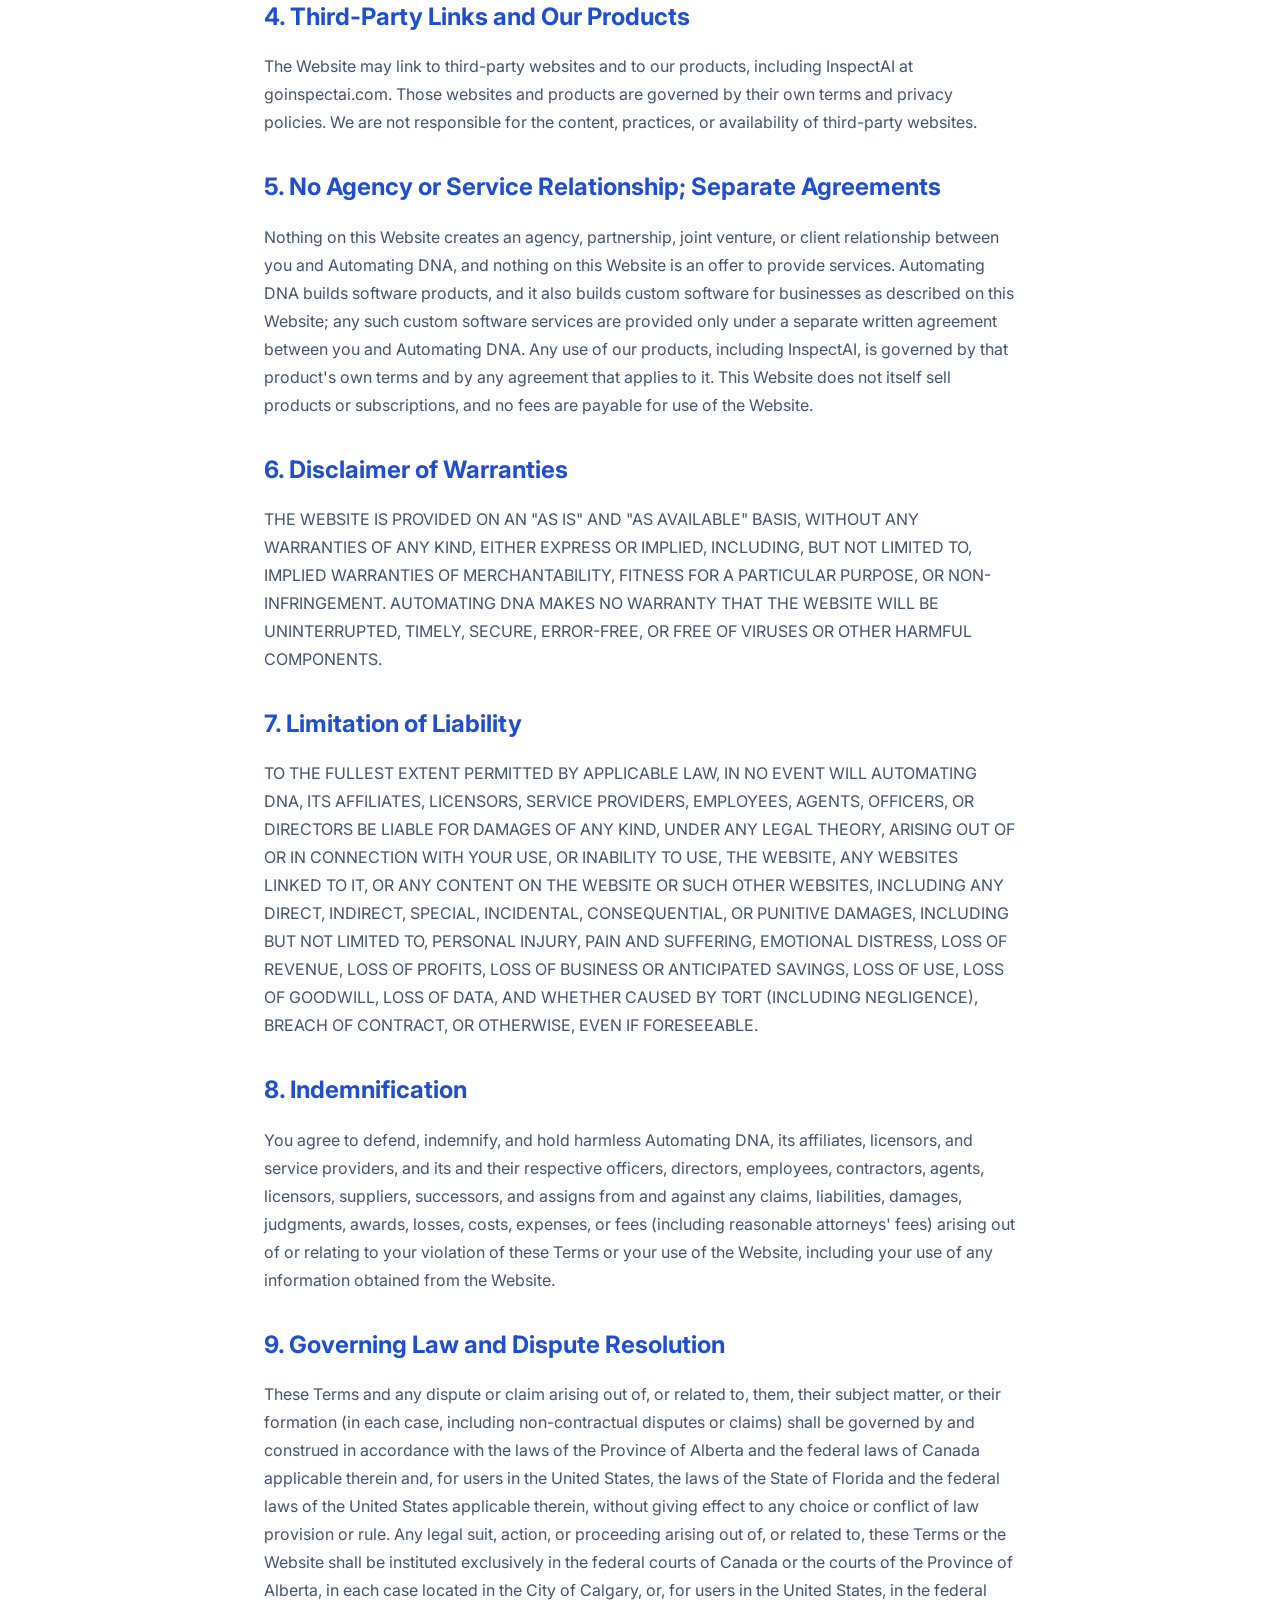
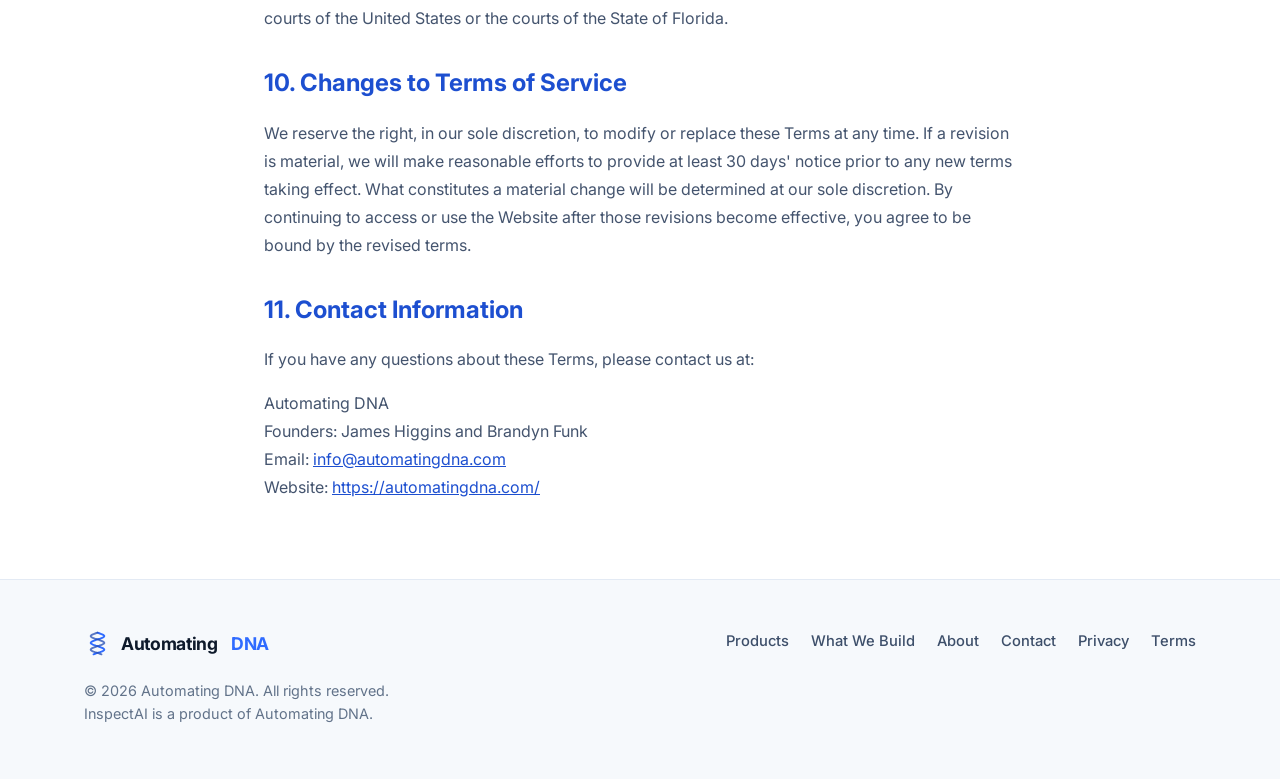
<file: terms-of-service.html>
<!DOCTYPE html>
<html lang="en-US">
<head>
    <meta charset="UTF-8">
    <meta name="viewport" content="width=device-width, initial-scale=1.0">
    <title>Terms of Service | Automating DNA</title>
    <meta name="description" content="Terms of service for Automating DNA, the Florida software company behind InspectAI.">
    <link rel="canonical" href="https://automatingdna.com/terms-of-service.html">
    <meta property="og:title" content="Terms of Service | Automating DNA">
    <meta property="og:description" content="Terms of service for Automating DNA, the Florida software company behind InspectAI.">
    <meta property="og:url" content="https://automatingdna.com/terms-of-service.html">
    <meta property="og:type" content="website">
    <meta property="og:site_name" content="Automating DNA">
    <meta property="og:image" content="https://automatingdna.com/images/og-image-v2.png">
    <meta property="og:image:width" content="1200">
    <meta property="og:image:height" content="630">
    <meta property="og:image:alt" content="Automating DNA, software company behind InspectAI">
    <meta name="twitter:card" content="summary_large_image">
    <meta name="twitter:image" content="https://automatingdna.com/images/og-image-v2.png">
    <link rel="icon" type="image/svg+xml" href="/favicon-v2.svg">
<link rel="icon" type="image/png" sizes="32x32" href="/favicon-v2-32.png">
<link rel="apple-touch-icon" sizes="180x180" href="/apple-touch-icon-v2.png">
    <link rel="preconnect" href="https://fonts.googleapis.com">
<link rel="preconnect" href="https://fonts.gstatic.com" crossorigin>
<link href="https://fonts.googleapis.com/css2?family=Inter:wght@400;500;600;700;800&display=swap" rel="stylesheet">
<link rel="stylesheet" href="/assets/site.css">
</head>
<body>

    <header class="site-header" id="siteHeader">
  <div class="wrap">
    <a class="wordmark" href="/" aria-label="Automating DNA home">
      <svg width="27" height="27" viewBox="0 0 30 30" aria-hidden="true"><polyline points="15.0,3.0 16.9,3.6 18.6,4.2 20.1,4.8 21.3,5.4 22.1,6.0 22.5,6.6 22.4,7.2 21.8,7.8 20.8,8.4 19.4,9.0 17.8,9.6 15.9,10.2 14.1,10.8 12.2,11.4 10.6,12.0 9.2,12.6 8.2,13.2 7.6,13.8 7.5,14.4 7.9,15.0 8.7,15.6 9.9,16.2 11.4,16.8 13.1,17.4 15.0,18.0 16.9,18.6 18.6,19.2 20.1,19.8 21.3,20.4 22.1,21.0 22.5,21.6 22.4,22.2 21.8,22.8 20.8,23.4 19.4,24.0 17.8,24.6 15.9,25.2 14.1,25.8 12.2,26.4 10.6,27.0" fill="none" stroke="#2f6bff" stroke-width="2.1" stroke-linecap="round"/><polyline points="15.0,3.0 13.1,3.6 11.4,4.2 9.9,4.8 8.7,5.4 7.9,6.0 7.5,6.6 7.6,7.2 8.2,7.8 9.2,8.4 10.6,9.0 12.2,9.6 14.1,10.2 15.9,10.8 17.8,11.4 19.4,12.0 20.8,12.6 21.8,13.2 22.4,13.8 22.5,14.4 22.1,15.0 21.3,15.6 20.1,16.2 18.6,16.8 16.9,17.4 15.0,18.0 13.1,18.6 11.4,19.2 9.9,19.8 8.7,20.4 7.9,21.0 7.5,21.6 7.6,22.2 8.2,22.8 9.2,23.4 10.6,24.0 12.2,24.6 14.1,25.2 15.9,25.8 17.8,26.4 19.4,27.0" fill="none" stroke="#214bb2" stroke-width="2.1" stroke-linecap="round" opacity="0.75"/></svg>
      Automating&nbsp;<span class="dna">DNA</span>
    </a>
    <nav class="main-nav">
      <a href="/products.html">Products</a>
      <a href="/services.html">What We Build</a>
      <a href="/about.html">About</a>
      <a href="/contact.html">Contact</a>
    </nav>
  </div>
</header>

    <main class="legal-prose legal-terms">
        <h1>Automating DNA Terms of Service</h1>
        <p><strong>Effective Date:</strong> October 27, 2026</p>

        <p>Welcome to Automating DNA. These Terms of Service ("Terms") govern your access to and use of the website https://automatingdna.com/ (the "Website") operated by Automating DNA ("Automating DNA," "we," "us," or "our"). By accessing or using the Website, you agree to be bound by these Terms and our Privacy Policy (available at <a href="./privacy-policy.html">Privacy Policy</a>), which is incorporated herein by reference. If you do not agree to these Terms, you may not access or use the Website.</p>
        <p>Automating DNA is a software company. We build software products for businesses, including InspectAI, our photo-estimate software for Experts. The Website describes our company and our products. Our products, including InspectAI, are separate services governed by their own terms of service and privacy policies, which govern your use of those products.</p>

        <h2>1. Use of the Website</h2>
        <p>The Website and its content are provided for general information about Automating DNA and our products. We may update, change, or remove any part of the Website at any time without notice.</p>
        <p>To use certain features of the Website, such as the contact form, you may be asked to provide information about yourself or your business. You agree to provide accurate, current, and complete information when you do.</p>

        <h2>2. Acceptable Use</h2>
        <p>You agree to use the Website only for lawful purposes and in accordance with these Terms.</p>
        <p>You agree not to:</p>
        <ul>
            <li>Use the Website in any way that violates any applicable federal, provincial, state, local, or international law or regulation (including, without limitation, any laws regarding the export of data or software to and from Canada or other countries).</li>
            <li>Engage in any conduct that restricts or inhibits anyone's use or enjoyment of the Website, or which, as determined by us, may harm Automating DNA or users of the Website or expose them to liability.</li>
            <li>Attempt to gain unauthorized access to the Website, its related systems, or any networks connected to it, or interfere with the Website's operation or security.</li>
            <li>Use the Website to transmit any abusive, harassing, defamatory, obscene, fraudulent, or otherwise objectionable content, including through the contact form.</li>
            <li>Infringe upon the intellectual property rights of Automating DNA or any third party.</li>
        </ul>

        <h2>3. Intellectual Property Rights</h2>
        <p>The Website and all original content, features, and functionality (including but not limited to all information, software, text, displays, images, video, and audio, and the design, selection, and arrangement thereof) are owned by Automating DNA, its licensors, or other providers of such material and are protected by United States, Canadian, and international copyright, trademark, patent, trade secret, and other intellectual property or proprietary rights laws. You are granted a limited, non-exclusive, non-transferable, non-sublicensable license to access and use the Website for your personal or internal business purposes, subject to these Terms.</p>

        <h2>4. Third-Party Links and Our Products</h2>
        <p>The Website may link to third-party websites and to our products, including InspectAI at goinspectai.com. Those websites and products are governed by their own terms and privacy policies. We are not responsible for the content, practices, or availability of third-party websites.</p>

        <h2>5. No Agency or Service Relationship; Separate Agreements</h2>
        <p>Nothing on this Website creates an agency, partnership, joint venture, or client relationship between you and Automating DNA, and nothing on this Website is an offer to provide services. Automating DNA builds software products, and it also builds custom software for businesses as described on this Website; any such custom software services are provided only under a separate written agreement between you and Automating DNA. Any use of our products, including InspectAI, is governed by that product's own terms and by any agreement that applies to it. This Website does not itself sell products or subscriptions, and no fees are payable for use of the Website.</p>

        <h2>6. Disclaimer of Warranties</h2>
        <p>THE WEBSITE IS PROVIDED ON AN "AS IS" AND "AS AVAILABLE" BASIS, WITHOUT ANY WARRANTIES OF ANY KIND, EITHER EXPRESS OR IMPLIED, INCLUDING, BUT NOT LIMITED TO, IMPLIED WARRANTIES OF MERCHANTABILITY, FITNESS FOR A PARTICULAR PURPOSE, OR NON-INFRINGEMENT. AUTOMATING DNA MAKES NO WARRANTY THAT THE WEBSITE WILL BE UNINTERRUPTED, TIMELY, SECURE, ERROR-FREE, OR FREE OF VIRUSES OR OTHER HARMFUL COMPONENTS.</p>

        <h2>7. Limitation of Liability</h2>
        <p>TO THE FULLEST EXTENT PERMITTED BY APPLICABLE LAW, IN NO EVENT WILL AUTOMATING DNA, ITS AFFILIATES, LICENSORS, SERVICE PROVIDERS, EMPLOYEES, AGENTS, OFFICERS, OR DIRECTORS BE LIABLE FOR DAMAGES OF ANY KIND, UNDER ANY LEGAL THEORY, ARISING OUT OF OR IN CONNECTION WITH YOUR USE, OR INABILITY TO USE, THE WEBSITE, ANY WEBSITES LINKED TO IT, OR ANY CONTENT ON THE WEBSITE OR SUCH OTHER WEBSITES, INCLUDING ANY DIRECT, INDIRECT, SPECIAL, INCIDENTAL, CONSEQUENTIAL, OR PUNITIVE DAMAGES, INCLUDING BUT NOT LIMITED TO, PERSONAL INJURY, PAIN AND SUFFERING, EMOTIONAL DISTRESS, LOSS OF REVENUE, LOSS OF PROFITS, LOSS OF BUSINESS OR ANTICIPATED SAVINGS, LOSS OF USE, LOSS OF GOODWILL, LOSS OF DATA, AND WHETHER CAUSED BY TORT (INCLUDING NEGLIGENCE), BREACH OF CONTRACT, OR OTHERWISE, EVEN IF FORESEEABLE.</p>

        <h2>8. Indemnification</h2>
        <p>You agree to defend, indemnify, and hold harmless Automating DNA, its affiliates, licensors, and service providers, and its and their respective officers, directors, employees, contractors, agents, licensors, suppliers, successors, and assigns from and against any claims, liabilities, damages, judgments, awards, losses, costs, expenses, or fees (including reasonable attorneys' fees) arising out of or relating to your violation of these Terms or your use of the Website, including your use of any information obtained from the Website.</p>

        <h2>9. Governing Law and Dispute Resolution</h2>
        <p>These Terms and any dispute or claim arising out of, or related to, them, their subject matter, or their formation (in each case, including non-contractual disputes or claims) shall be governed by and construed in accordance with the laws of the Province of Alberta and the federal laws of Canada applicable therein and, for users in the United States, the laws of the State of Florida and the federal laws of the United States applicable therein, without giving effect to any choice or conflict of law provision or rule. Any legal suit, action, or proceeding arising out of, or related to, these Terms or the Website shall be instituted exclusively in the federal courts of Canada or the courts of the Province of Alberta, in each case located in the City of Calgary, or, for users in the United States, in the federal courts of the United States or the courts of the State of Florida.</p>

        <h2>10. Changes to Terms of Service</h2>
        <p>We reserve the right, in our sole discretion, to modify or replace these Terms at any time. If a revision is material, we will make reasonable efforts to provide at least 30 days' notice prior to any new terms taking effect. What constitutes a material change will be determined at our sole discretion. By continuing to access or use the Website after those revisions become effective, you agree to be bound by the revised terms.</p>

        <h2>11. Contact Information</h2>
        <p>If you have any questions about these Terms, please contact us at:</p>
        <p>Automating DNA<br>
        Founders: James Higgins and Brandyn Funk<br>
        Email: <a href="mailto:info@automatingdna.com">info@automatingdna.com</a><br>
        Website: <a href="https://automatingdna.com/">https://automatingdna.com/</a></p>
    </main>

    <footer class="site-footer">
  <div class="wrap">
    <div>
      <a class="wordmark" href="/">
        <svg width="27" height="27" viewBox="0 0 30 30" aria-hidden="true"><polyline points="15.0,3.0 16.9,3.6 18.6,4.2 20.1,4.8 21.3,5.4 22.1,6.0 22.5,6.6 22.4,7.2 21.8,7.8 20.8,8.4 19.4,9.0 17.8,9.6 15.9,10.2 14.1,10.8 12.2,11.4 10.6,12.0 9.2,12.6 8.2,13.2 7.6,13.8 7.5,14.4 7.9,15.0 8.7,15.6 9.9,16.2 11.4,16.8 13.1,17.4 15.0,18.0 16.9,18.6 18.6,19.2 20.1,19.8 21.3,20.4 22.1,21.0 22.5,21.6 22.4,22.2 21.8,22.8 20.8,23.4 19.4,24.0 17.8,24.6 15.9,25.2 14.1,25.8 12.2,26.4 10.6,27.0" fill="none" stroke="#2f6bff" stroke-width="2.1" stroke-linecap="round"/><polyline points="15.0,3.0 13.1,3.6 11.4,4.2 9.9,4.8 8.7,5.4 7.9,6.0 7.5,6.6 7.6,7.2 8.2,7.8 9.2,8.4 10.6,9.0 12.2,9.6 14.1,10.2 15.9,10.8 17.8,11.4 19.4,12.0 20.8,12.6 21.8,13.2 22.4,13.8 22.5,14.4 22.1,15.0 21.3,15.6 20.1,16.2 18.6,16.8 16.9,17.4 15.0,18.0 13.1,18.6 11.4,19.2 9.9,19.8 8.7,20.4 7.9,21.0 7.5,21.6 7.6,22.2 8.2,22.8 9.2,23.4 10.6,24.0 12.2,24.6 14.1,25.2 15.9,25.8 17.8,26.4 19.4,27.0" fill="none" stroke="#214bb2" stroke-width="2.1" stroke-linecap="round" opacity="0.75"/></svg>
        Automating&nbsp;<span class="dna">DNA</span>
      </a>
      <p class="fine" style="margin-top: 14px;">&copy; <span id="currentYear"></span> Automating DNA. All rights reserved.<br>InspectAI is a product of Automating DNA.</p>
    </div>
    <nav class="footer-nav">
      <a href="/products.html">Products</a>
      <a href="/services.html">What We Build</a>
      <a href="/about.html">About</a>
      <a href="/contact.html">Contact</a>
      <a href="/privacy-policy.html">Privacy</a>
      <a href="/terms-of-service.html">Terms</a>
    </nav>
  </div>
</footer>
    <script>
  document.getElementById('currentYear').textContent = new Date().getFullYear();
</script>
<script>
  (function () {
    var header = document.getElementById('siteHeader');
    addEventListener('scroll', function () {
      header.classList.toggle('scrolled', scrollY > 8);
    }, { passive: true });
  })();
</script>
</body>
</html>
</file>
<file: assets/site.css>
/* Automating DNA — design system v3.
   Direction: light, modern, clean, professional. Deliberately unlike
   InspectAI's dark cinematic look: white surfaces, hairline borders,
   restrained blue accent, quiet type, no glow, no dark stage.
   The helix survives only as the small logo mark and a faint hero motif. */
:root {
  --ink: #0e1a2b;
  --ink-soft: #3d4f6a;
  --muted: #62738a;
  --paper: #ffffff;
  --wash: #f6f9fc;
  --card: #ffffff;
  --line: #e3eaf4;
  --line-dark: #c9d6ea;
  --accent: #2f6bff;
  --accent-dark: #1d4fd0;
  --accent-wash: #eef4ff;
  /* Helix/motif blues are derived from --accent (#2f6bff) only:
     --accent-light is #2f6bff tinted 40% toward white, --accent-shade
     is #2f6bff shaded 30% toward black. The inline helix SVGs use
     #2f6bff and #214bb2 (the shade) as their two strands; no other
     blues appear in the logo mark or hero motif. (--accent-dark
     above is the text/link shade, not a logo color.) */
  --accent-light: #82a6ff;
  --accent-shade: #214bb2;
  --radius: 14px;
  --shadow-lg: 0 24px 48px -24px rgba(14, 26, 43, 0.16);
  --shadow-sm: 0 1px 3px rgba(14, 26, 43, 0.05);
}
* { box-sizing: border-box; margin: 0; padding: 0; }
html { scroll-behavior: smooth; }
body {
  font-family: "Inter", system-ui, -apple-system, sans-serif;
  background: var(--paper);
  color: var(--ink);
  line-height: 1.6;
  -webkit-font-smoothing: antialiased;
  text-rendering: optimizeLegibility;
}
a { color: var(--accent-dark); text-decoration: none; }
a:hover { text-decoration: underline; }
::selection { background: #cfe0ff; color: var(--ink); }
.wrap { max-width: 1160px; margin: 0 auto; padding: 0 24px; }
/* Accent word inside headlines: same typeface, plain weight contrast
   via color only (the old italic serif device is retired). */
.serif-i { font-style: normal; color: var(--accent); }

/* ---------- Header ---------- */
.site-header {
  position: sticky; top: 0; z-index: 60;
  background: rgba(255, 255, 255, 0.9);
  backdrop-filter: blur(12px);
  -webkit-backdrop-filter: blur(12px);
  border-bottom: 1px solid var(--line);
  transition: box-shadow 0.3s ease;
}
.site-header.scrolled { box-shadow: 0 6px 24px rgba(14, 26, 43, 0.07); }
.site-header .wrap { display: flex; align-items: center; justify-content: space-between; height: 68px; }
.wordmark { font-weight: 700; font-size: 1.1rem; letter-spacing: -0.02em; color: var(--ink); display: inline-flex; align-items: center; gap: 10px; }
.wordmark:hover { text-decoration: none; }
.wordmark svg { display: block; }
.wordmark .dna { color: var(--accent); }
.main-nav { display: flex; gap: 30px; font-size: 0.93rem; font-weight: 500; }
.main-nav a { color: var(--ink-soft); position: relative; padding: 4px 0; white-space: nowrap; }
.main-nav a:hover { color: var(--ink); text-decoration: none; }
.main-nav a::after {
  content: ""; position: absolute; left: 0; bottom: 0; height: 2px; width: 100%;
  background: var(--accent); transform: scaleX(0); transform-origin: left; transition: transform 0.25s ease;
}
.main-nav a:hover::after, .main-nav a[aria-current="page"]::after { transform: scaleX(1); }
.main-nav a[aria-current="page"] { color: var(--ink); }
/* Phones: the wordmark and four nav links cannot share one row.
   Stack them: wordmark on its own row, nav spread across the full width. */
@media (max-width: 720px) {
  .site-header .wrap { flex-direction: column; height: auto; padding-top: 13px; padding-bottom: 13px; gap: 11px; }
  .main-nav { width: 100%; justify-content: space-between; gap: 14px; font-size: 0.9rem; }
  .wordmark { font-size: 1.05rem; }
}

/* ---------- Hero (light band) ---------- */
.stage {
  position: relative; overflow: hidden; color: var(--ink);
  background: linear-gradient(180deg, #f3f7ff 0%, #ffffff 92%);
  border-bottom: 1px solid var(--line);
}
.helix { position: absolute; top: -6%; right: 3.5%; height: 112%; opacity: 0.22; pointer-events: none;
  -webkit-mask-image: linear-gradient(180deg, transparent, #000 18%, #000 82%, transparent);
          mask-image: linear-gradient(180deg, transparent, #000 18%, #000 82%, transparent);
  animation: helix-drift 13s ease-in-out infinite alternate; transform-origin: center center; }
@media (max-width: 900px) { .helix { right: -70px; opacity: 0.14; } }
@keyframes helix-drift { from { transform: translateY(-14px) scaleX(1); } to { transform: translateY(16px) scaleX(0.82); } }
.hero { position: relative; text-align: center; padding: 84px 0 0; }
.pill {
  display: inline-flex; align-items: center; gap: 9px;
  border: 1px solid var(--line-dark); border-radius: 999px;
  padding: 7px 16px; font-size: 0.8rem; font-weight: 600; letter-spacing: 0.05em;
  color: var(--accent-dark); background: var(--accent-wash);
}
.pill .dot { width: 7px; height: 7px; border-radius: 50%; background: var(--accent); }
h1.display {
  font-size: clamp(2.45rem, 5.4vw, 3.7rem); font-weight: 700;
  letter-spacing: -0.032em; line-height: 1.08; max-width: 15em; margin: 24px auto 0; color: var(--ink);
}
.lede { font-size: 1.14rem; color: var(--ink-soft); max-width: 44em; margin: 22px auto 0; }
.lede strong { color: var(--ink); }
.cta-row { display: flex; flex-wrap: wrap; gap: 12px; justify-content: center; margin-top: 34px; }
.hero .cta-row { position: relative; z-index: 2; }
.btn {
  display: inline-block; padding: 13px 26px; border-radius: 12px;
  font-weight: 600; font-size: 0.97rem; border: 1px solid transparent;
  transition: background 0.2s ease, border-color 0.2s ease, color 0.2s ease;
}
.btn:hover { text-decoration: none; }
.btn-primary { background: var(--accent); color: #fff; }
.btn-primary:hover { background: var(--accent-dark); }
.btn-ghost-light { background: #fff; color: var(--ink); border-color: var(--line-dark); }
.btn-ghost-light:hover { border-color: var(--ink-soft); }
/* Palette exception (deliberate): .btn-dark is an ink button -
   it uses the --ink text color as its background rather than the
   blue accent, for a quiet neutral call to action. Documented
   here so the palette has one written source of truth. */
.btn-dark { background: var(--ink); color: #fff; }
.btn-dark:hover { background: #22334d; }
.btn-ghost { background: transparent; color: var(--ink); border-color: var(--ink); }
.btn-ghost:hover { background: var(--ink); color: #fff; }
.micro-trust { margin-top: 20px; font-size: 0.88rem; color: var(--muted); letter-spacing: 0.01em; }
.micro-trust b { color: var(--ink-soft); font-weight: 600; }
.micro-trust .sep { margin: 0 10px; opacity: 0.5; }

/* Product window */
.product-window {
  position: relative; z-index: 2; max-width: 880px; margin: 52px auto 0;
  background: #fff; border-radius: 16px; box-shadow: var(--shadow-lg);
  border: 1px solid var(--line); text-align: left; color: var(--ink);
  overflow: hidden;
}
.win-bar { display: flex; align-items: center; gap: 8px; padding: 13px 18px; background: var(--wash); border-bottom: 1px solid var(--line); }
.win-bar .d { width: 11px; height: 11px; border-radius: 50%; }
/* Palette exception (deliberate): the three window-control dots
   use the standard macOS traffic-light colors (#ff5f57 / #febc2e /
   #28c840). They depict an operating-system convention inside the
   product-window illustration, not brand colors. */
.win-bar .d.r { background: #ff5f57; } .win-bar .d.y { background: #febc2e; } .win-bar .d.g { background: #28c840; }
.win-bar .url { margin-left: 10px; font-size: 0.8rem; color: var(--muted); background: #fff; border: 1px solid var(--line); border-radius: 7px; padding: 3px 12px; min-width: 0; overflow: hidden; text-overflow: ellipsis; white-space: nowrap; }
.win-body { padding: 24px 26px 26px; display: grid; grid-template-columns: 1.25fr 0.75fr; gap: 26px; }
@media (max-width: 700px) { .win-body { grid-template-columns: 1fr; } }
.win-body h3 { font-size: 1.02rem; letter-spacing: -0.01em; }
.win-sub { font-size: 0.86rem; color: var(--muted); margin-top: 2px; }
.status-pill { display: inline-block; font-size: 0.72rem; font-weight: 700; letter-spacing: 0.07em; text-transform: uppercase;
  color: #0d7a3e; background: #e2f6ea; border-radius: 999px; padding: 4px 11px; vertical-align: middle; margin-left: 8px; }
.line-items { margin-top: 16px; border-top: 1px solid var(--line); }
.line-items div { display: flex; justify-content: space-between; gap: 18px; padding: 9px 0; border-bottom: 1px solid var(--line); font-size: 0.92rem; }
.line-items div span:first-child { color: var(--ink-soft); }
.line-items div span:last-child { white-space: nowrap; }
.line-items .total { font-weight: 700; font-size: 1rem; }
.line-items .total span:first-child { color: var(--ink); }
.photo-tiles { display: grid; grid-template-columns: 1fr 1fr; gap: 10px; }
.photo-tiles figure { border-radius: 12px; aspect-ratio: 4 / 3; position: relative; overflow: hidden; background: #e8edf3; }
.photo-tiles img { width: 100%; height: 100%; object-fit: cover; display: block; }
.photo-tiles figcaption { position: absolute; left: 8px; bottom: 8px; font-size: 0.68rem; color: #fff; letter-spacing: 0.04em; background: rgba(8, 18, 38, 0.62); padding: 3px 8px; border-radius: 6px; }
.win-note { margin-top: 14px; font-size: 0.78rem; color: var(--muted); }
.hero-spacer { height: 64px; }
@media (max-width: 700px) { .hero-spacer { height: 44px; } }

/* Marquee (quiet trade strip) */
.marquee { border-bottom: 1px solid var(--line); background: #fff; overflow: hidden; padding: 15px 0; }
.marquee-track { display: flex; gap: 0; width: max-content; animation: marquee 40s linear infinite; }
.marquee span { font-size: 0.82rem; font-weight: 600; letter-spacing: 0.16em; text-transform: uppercase; color: #9db0c9; padding: 0 26px; white-space: nowrap; }
.marquee i { color: var(--accent-light); font-style: normal; }
@keyframes marquee { to { transform: translateX(-50%); } }

/* ---------- Sections ---------- */
section { padding: 74px 0; }
.chapter { font-size: 0.78rem; font-weight: 700; letter-spacing: 0.18em; text-transform: uppercase; color: var(--accent-dark); margin-bottom: 14px; }
.chapter::before { content: ""; display: inline-block; width: 26px; height: 2px; background: var(--accent); vertical-align: middle; margin-right: 12px; }
.section-head { max-width: 46em; margin-bottom: 40px; }
.section-head.center { margin-left: auto; margin-right: auto; text-align: center; }
.section-head.center .chapter::before { display: none; }
h2.section-title { font-size: clamp(1.8rem, 3.6vw, 2.5rem); font-weight: 700; letter-spacing: -0.028em; line-height: 1.12; color: var(--ink); }
.section-head p { color: var(--ink-soft); margin-top: 14px; font-size: 1.05rem; }

.grid { display: grid; gap: 22px; }
.grid-2 { grid-template-columns: repeat(2, 1fr); }
.grid-3 { grid-template-columns: repeat(3, 1fr); }
@media (max-width: 880px) { .grid-2, .grid-3 { grid-template-columns: 1fr; } }
.card {
  background: var(--card); border: 1px solid var(--line); border-radius: var(--radius);
  padding: 30px; box-shadow: var(--shadow-sm);
  transition: border-color 0.2s ease, box-shadow 0.2s ease;
}
.card:hover { border-color: var(--line-dark); box-shadow: 0 10px 24px -14px rgba(14, 26, 43, 0.14); }
.card h3 { font-size: 1.12rem; font-weight: 700; letter-spacing: -0.015em; margin-bottom: 10px; }
.card p { color: var(--ink-soft); font-size: 0.99rem; }
.card .card-link { display: inline-block; margin-top: 18px; font-weight: 600; }
.card .card-link::after { content: " →"; }
.card .kicker { font-size: 0.75rem; font-weight: 700; letter-spacing: 0.15em; text-transform: uppercase; color: var(--accent-dark); margin-bottom: 12px; }

/* Flagship panel (light) */
.flagship {
  background: var(--wash);
  border: 1px solid var(--line);
  color: var(--ink); border-radius: 18px; padding: 48px;
  display: grid; grid-template-columns: 1.05fr 0.95fr; gap: 46px; position: relative; overflow: hidden;
}
.flagship > * { position: relative; z-index: 1; }
@media (max-width: 880px) { .flagship { grid-template-columns: 1fr; padding: 34px 24px; } }
.flagship .chapter { color: var(--accent-dark); }
.flagship .chapter::before { background: var(--accent); }
.flagship h2 { font-size: clamp(1.85rem, 3.6vw, 2.55rem); font-weight: 700; letter-spacing: -0.028em; line-height: 1.12; }
.flagship p { color: var(--ink-soft); margin-top: 15px; }
.flagship ul { list-style: none; }
.flagship li { padding: 12px 0; border-bottom: 1px solid var(--line); color: var(--ink-soft); font-size: 0.99rem; display: flex; gap: 12px; align-items: baseline; }
.flagship li:last-child { border-bottom: none; }
.flagship li::before { content: ""; flex: 0 0 auto; width: 8px; height: 8px; border-radius: 2px; background: var(--accent); transform: translateY(-1px); }
.flagship .cta-row { justify-content: flex-start; margin-top: 28px; }

/* Steps */
.steps { counter-reset: step; }
.step { display: flex; gap: 24px; padding: 26px 0; border-bottom: 1px solid var(--line); }
.step:last-child { border-bottom: none; }
.step .num { counter-increment: step; flex: 0 0 auto; font-size: 1.9rem; font-weight: 700; letter-spacing: -0.03em;
  color: var(--accent); line-height: 1; padding-top: 4px; min-width: 52px; }
.step .num::before { content: counter(step, decimal-leading-zero); }
.step h3 { font-size: 1.08rem; letter-spacing: -0.015em; margin-bottom: 5px; }
.step p { color: var(--ink-soft); font-size: 0.99rem; max-width: 46em; }

/* Interior page hero */
.page-hero { padding: 72px 0 10px; position: relative; }
.page-hero h1 { font-size: clamp(2.25rem, 4.8vw, 3.3rem); font-weight: 700; letter-spacing: -0.032em; line-height: 1.08; max-width: 16em; color: var(--ink); }
.page-hero .lede { color: var(--ink-soft); margin-left: 0; }
.page-hero .lede strong { color: var(--ink); }
.stage .page-hero { padding-bottom: 72px; }

/* Prose */
.prose { max-width: 44em; }
.prose p { color: var(--ink-soft); margin-bottom: 19px; font-size: 1.05rem; }
.prose p strong { color: var(--ink); }

/* Contact form */
.form-card { background: var(--card); border: 1px solid var(--line); border-radius: var(--radius); padding: 34px; box-shadow: var(--shadow-sm); }
.form-card label { display: block; font-weight: 600; font-size: 0.92rem; margin: 19px 0 7px; }
.form-card label:first-of-type { margin-top: 0; }
.form-card input, .form-card textarea {
  width: 100%; padding: 13px 15px; border: 1px solid var(--line-dark); border-radius: 10px;
  font: inherit; background: #fff; color: var(--ink); transition: border-color 0.2s ease, box-shadow 0.2s ease;
}
.form-card input:focus, .form-card textarea:focus { outline: none; border-color: var(--accent); box-shadow: 0 0 0 4px rgba(47, 107, 255, 0.13); }
.form-card textarea { min-height: 132px; resize: vertical; }
.form-card .btn { margin-top: 24px; cursor: pointer; font: inherit; }

/* Footer */
.site-footer { background: var(--wash); border-top: 1px solid var(--line); color: var(--ink-soft); margin-top: 30px; padding: 50px 0 54px; }
.site-footer .wrap { display: flex; flex-wrap: wrap; gap: 30px; justify-content: space-between; }
.site-footer .fine { color: var(--muted); font-size: 0.9rem; max-width: 34em; }
.footer-nav { display: flex; flex-wrap: wrap; gap: 22px; font-size: 0.92rem; font-weight: 500; }
.footer-nav a { color: var(--ink-soft); }
.footer-nav a:hover { color: var(--ink); }

/* ---------- Legal pages (privacy / terms) ----------
   Both legal pages load this shared stylesheet. The rules below
   are ported from the legal pages' former inline CSS and reproduce
   their previous readable layout: 800px column, same heading scale
   and colors, 1.75 line height. Terms keeps its lettered
   (lower-alpha) top-level lists via the .legal-terms modifier;
   Privacy keeps disc lists. */
.legal-prose { max-width: 800px; margin: 0 auto; padding: 2rem 1.5rem; }
.legal-prose h1 { font-size: 2.25rem; font-weight: 700; margin-bottom: 1.5rem; color: var(--ink); }
.legal-prose h2 { font-size: 1.5rem; font-weight: 700; margin-top: 2rem; margin-bottom: 1rem; color: var(--accent-dark); }
.legal-prose h3 { font-size: 1.25rem; font-weight: 600; margin-top: 1.5rem; margin-bottom: 0.75rem; color: var(--ink); }
.legal-prose p, .legal-prose li { font-size: 1rem; line-height: 1.75; color: #44546e; margin-bottom: 1rem; }
.legal-prose ul { list-style-type: disc; margin-left: 1.5rem; margin-bottom: 1rem; padding-left: 0.5rem; }
.legal-terms ul { list-style-type: lower-alpha; }
.legal-terms ul ul { list-style-type: disc; margin-top: 0.5rem; margin-bottom: 0.5rem; }
.legal-prose a { color: var(--accent-dark); text-decoration: underline; }
.legal-prose a:hover { color: var(--accent); }
@media (max-width: 520px) {
  .legal-prose { padding: 1.5rem 1.1rem; }
  .legal-prose h1 { font-size: 1.85rem; }
  .legal-prose h2 { font-size: 1.3rem; }
}

/* ---------- Motion ----------
   Content renders immediately at full opacity: no scroll-reveal.
   (The v2/v3 fade-in made first paint look washed out until each
   block animated in, so it was retired.) */

/* ---------- Responsive precision (tablets and small phones) ---------- */
@media (max-width: 900px) { .main-nav { gap: 20px; } }
@media (max-width: 520px) {
  .wrap { padding: 0 18px; }
  section { padding: 52px 0; }
  .hero { padding-top: 58px; }
  h1.display { font-size: 2.3rem; }
  .page-hero { padding-top: 50px; }
  .stage .page-hero { padding-bottom: 52px; }
  .page-hero h1 { font-size: 2rem; }
  .card { padding: 24px; }
  .flagship { padding: 28px 20px; }
  .form-card { padding: 24px; }
  .win-body { padding: 20px; }
  .step { gap: 16px; }
  .btn { padding: 12px 22px; }
  .lede { font-size: 1.05rem; }
}
@media (max-width: 400px) {
  .main-nav { font-size: 0.85rem; gap: 10px; }
  .pill { font-size: 0.74rem; padding: 6px 13px; }
  .micro-trust .sep { margin: 0 6px; }
}

@media (prefers-reduced-motion: reduce) {
  *, *::before, *::after { animation-duration: 0.01ms !important; animation-iteration-count: 1 !important; transition-duration: 0.01ms !important; }
  html { scroll-behavior: auto; }
}
</file>
